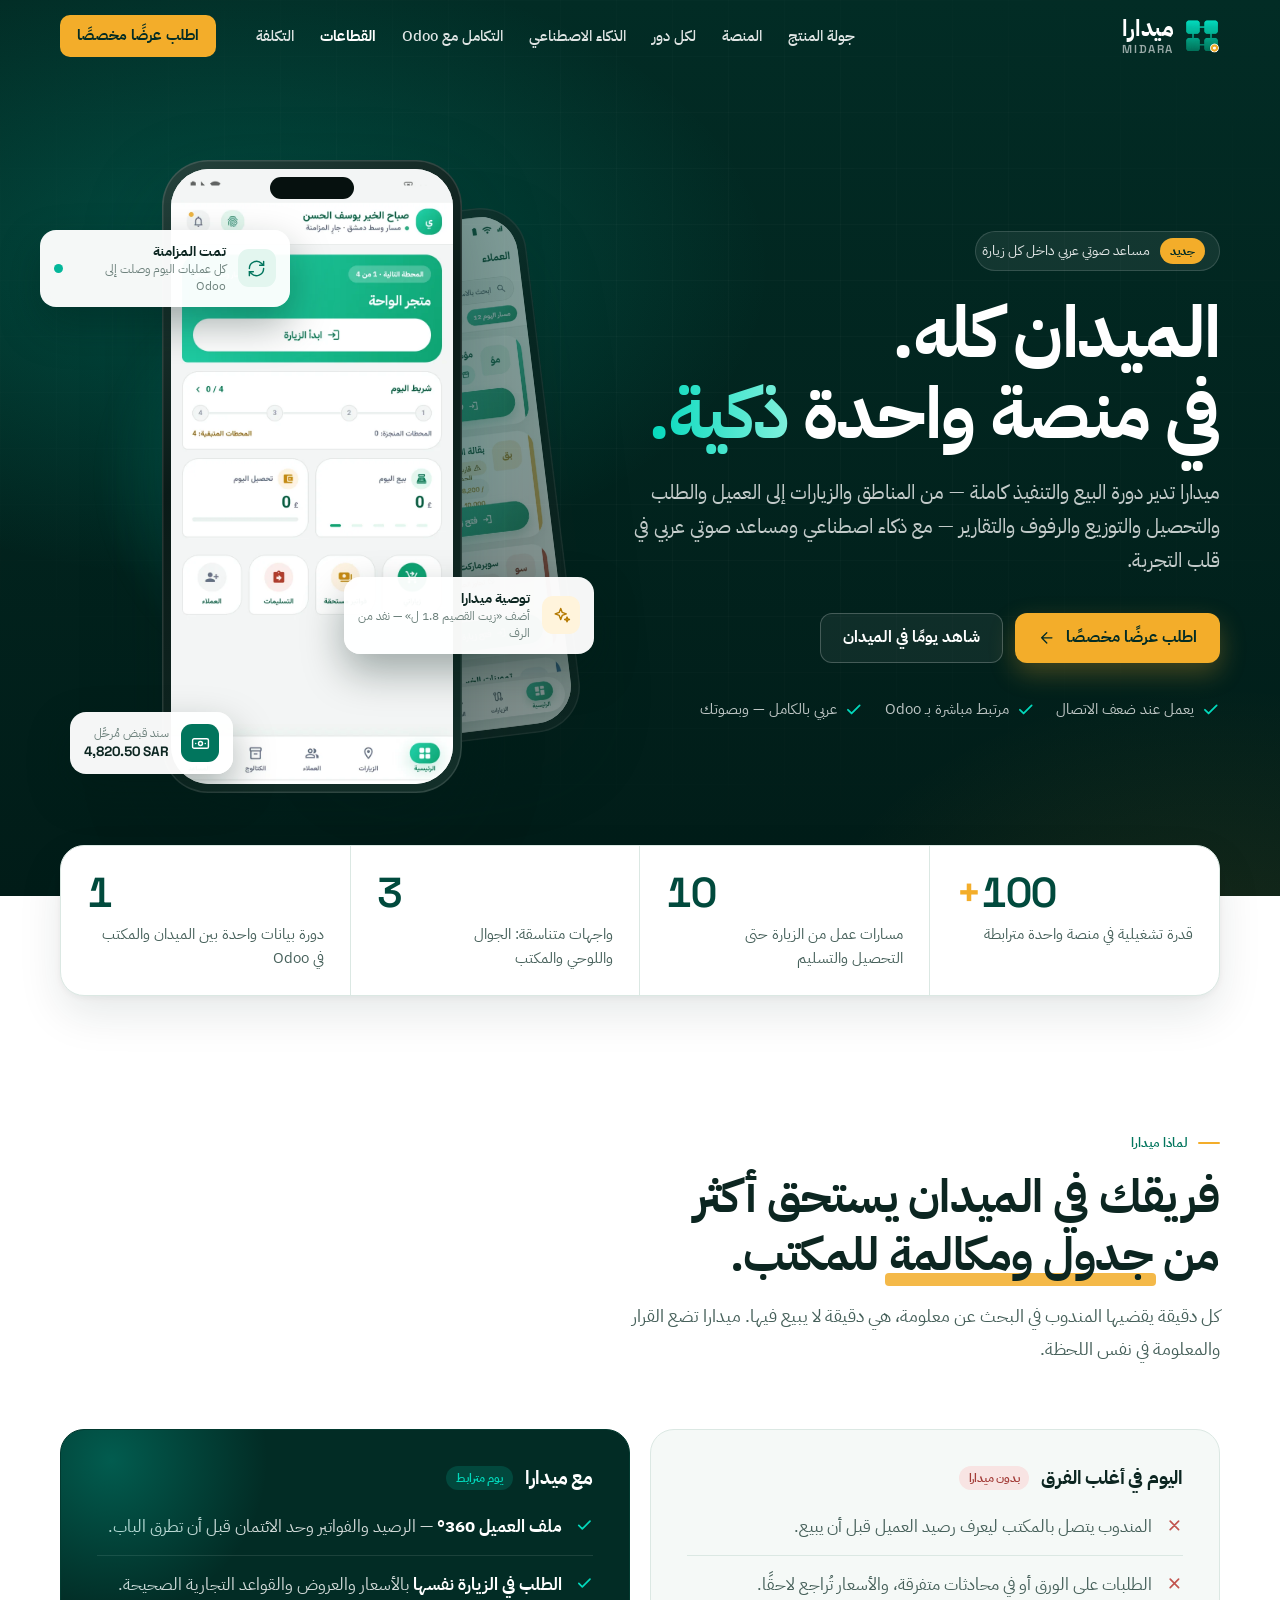
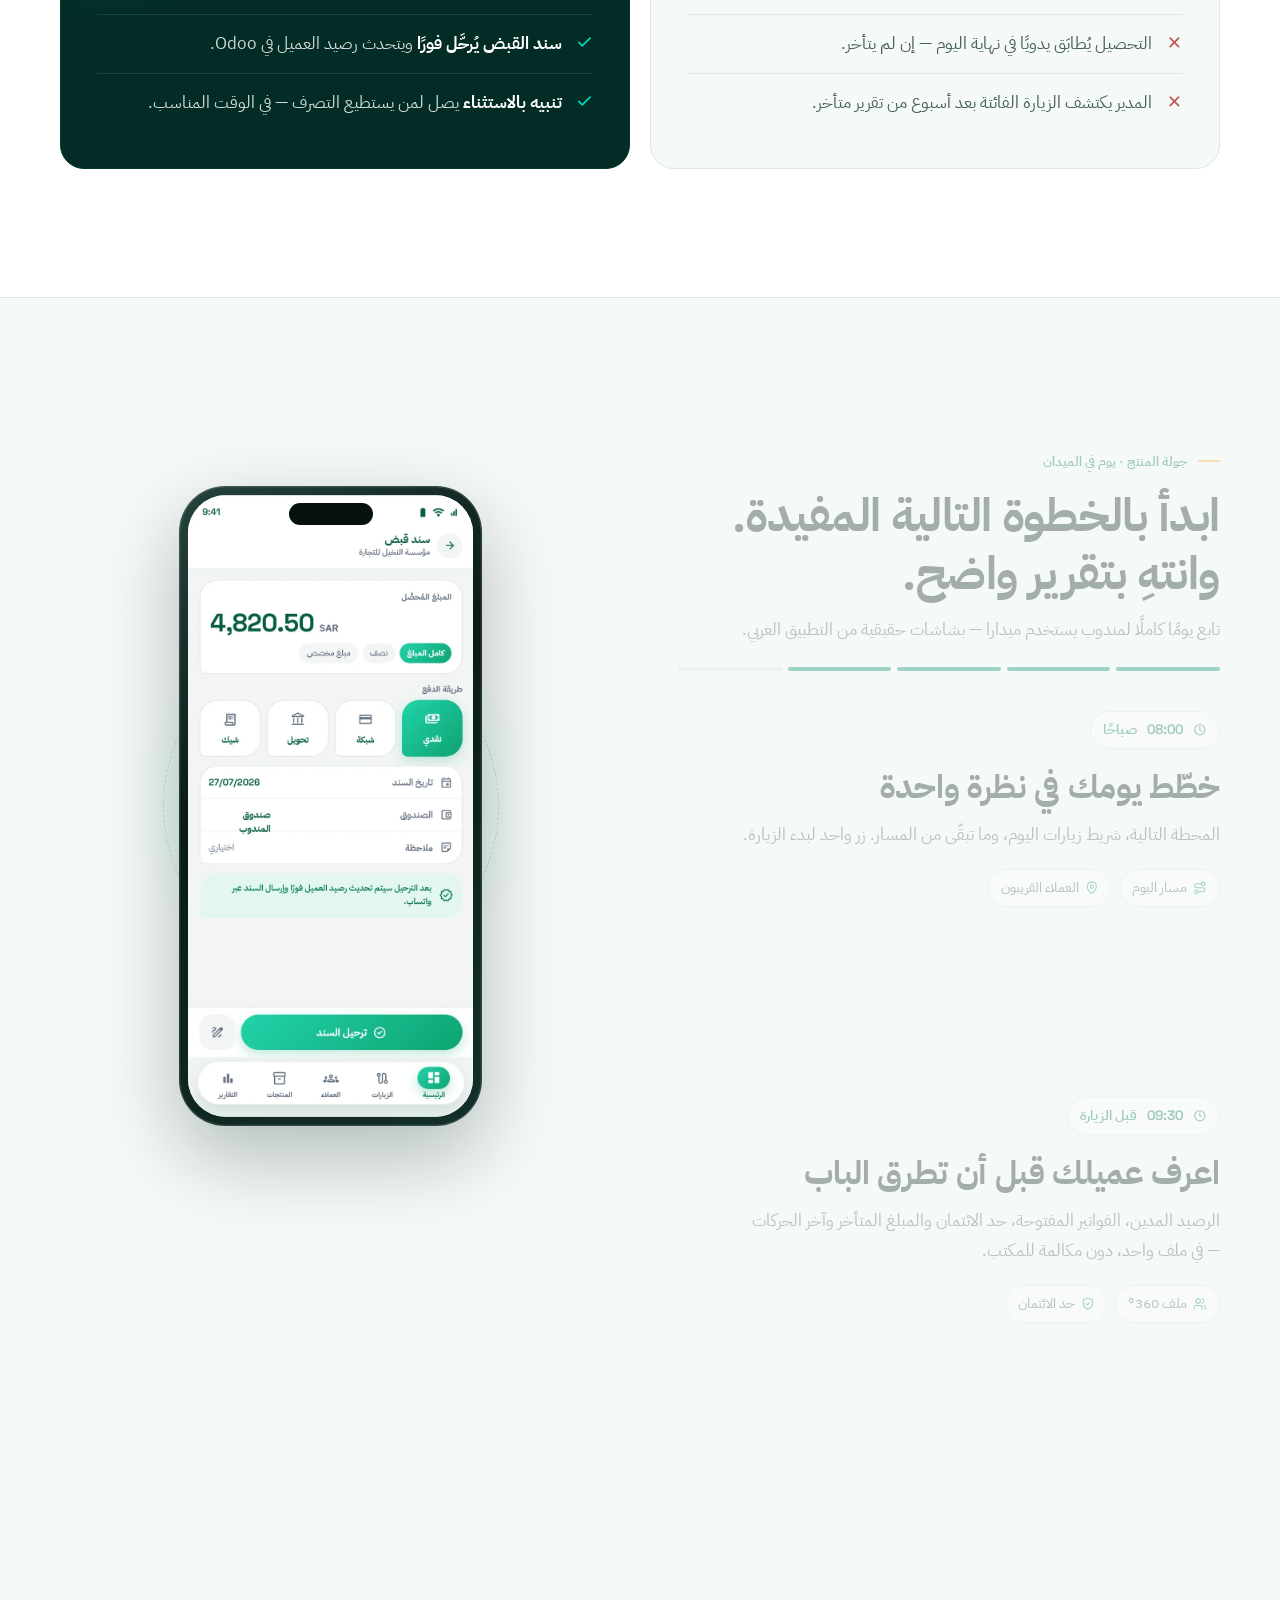
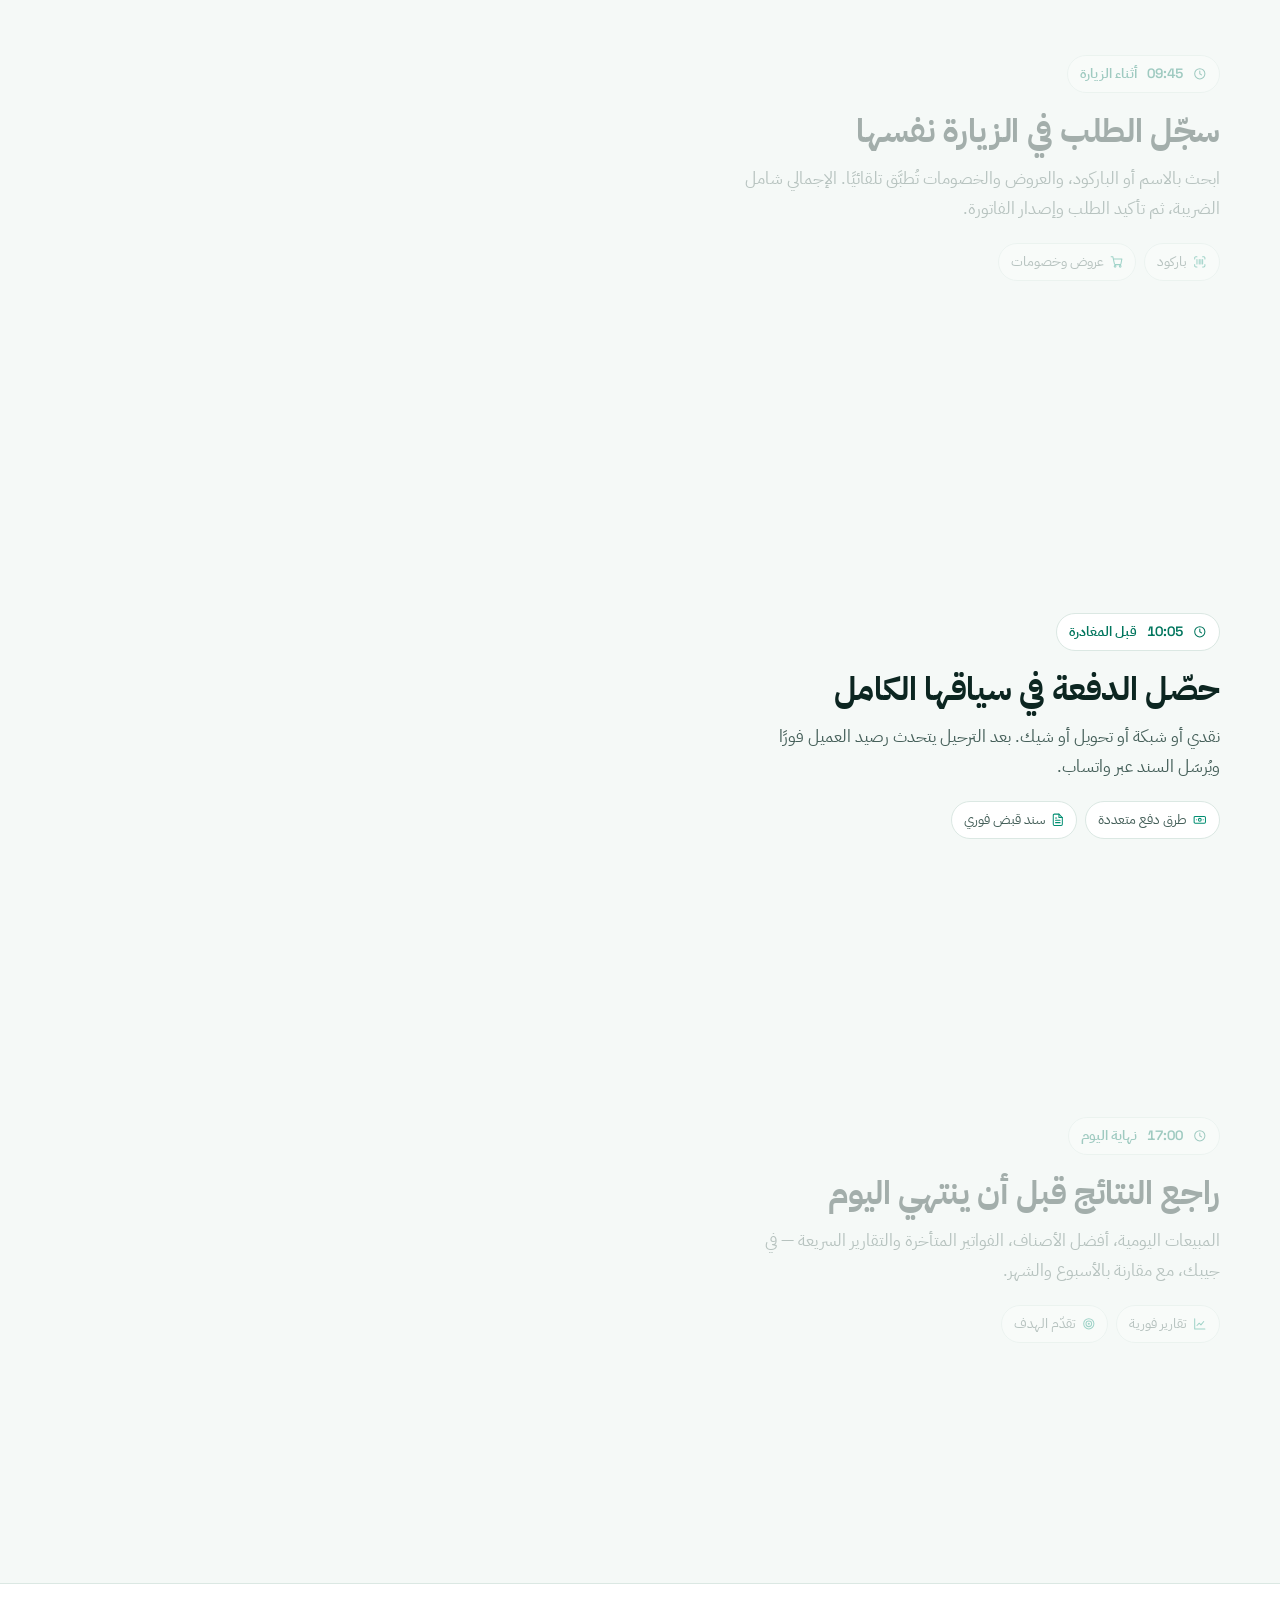
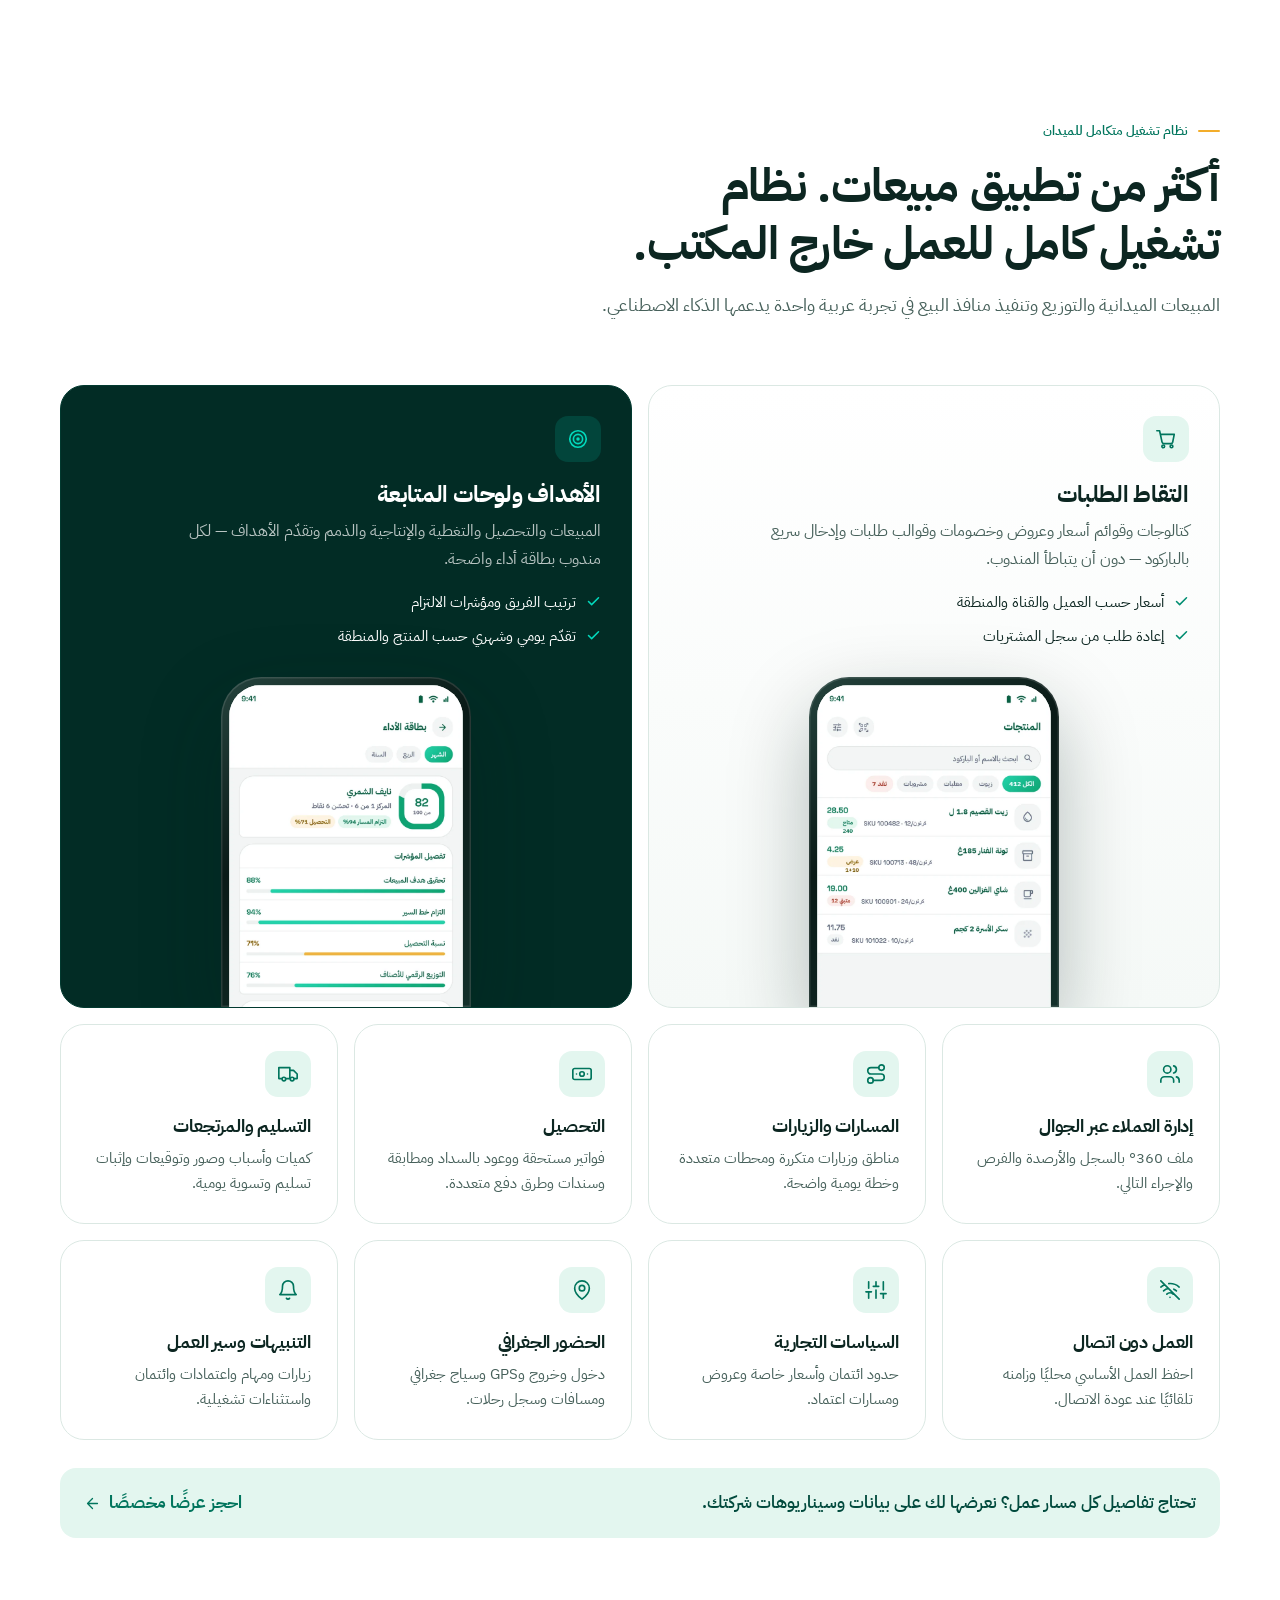
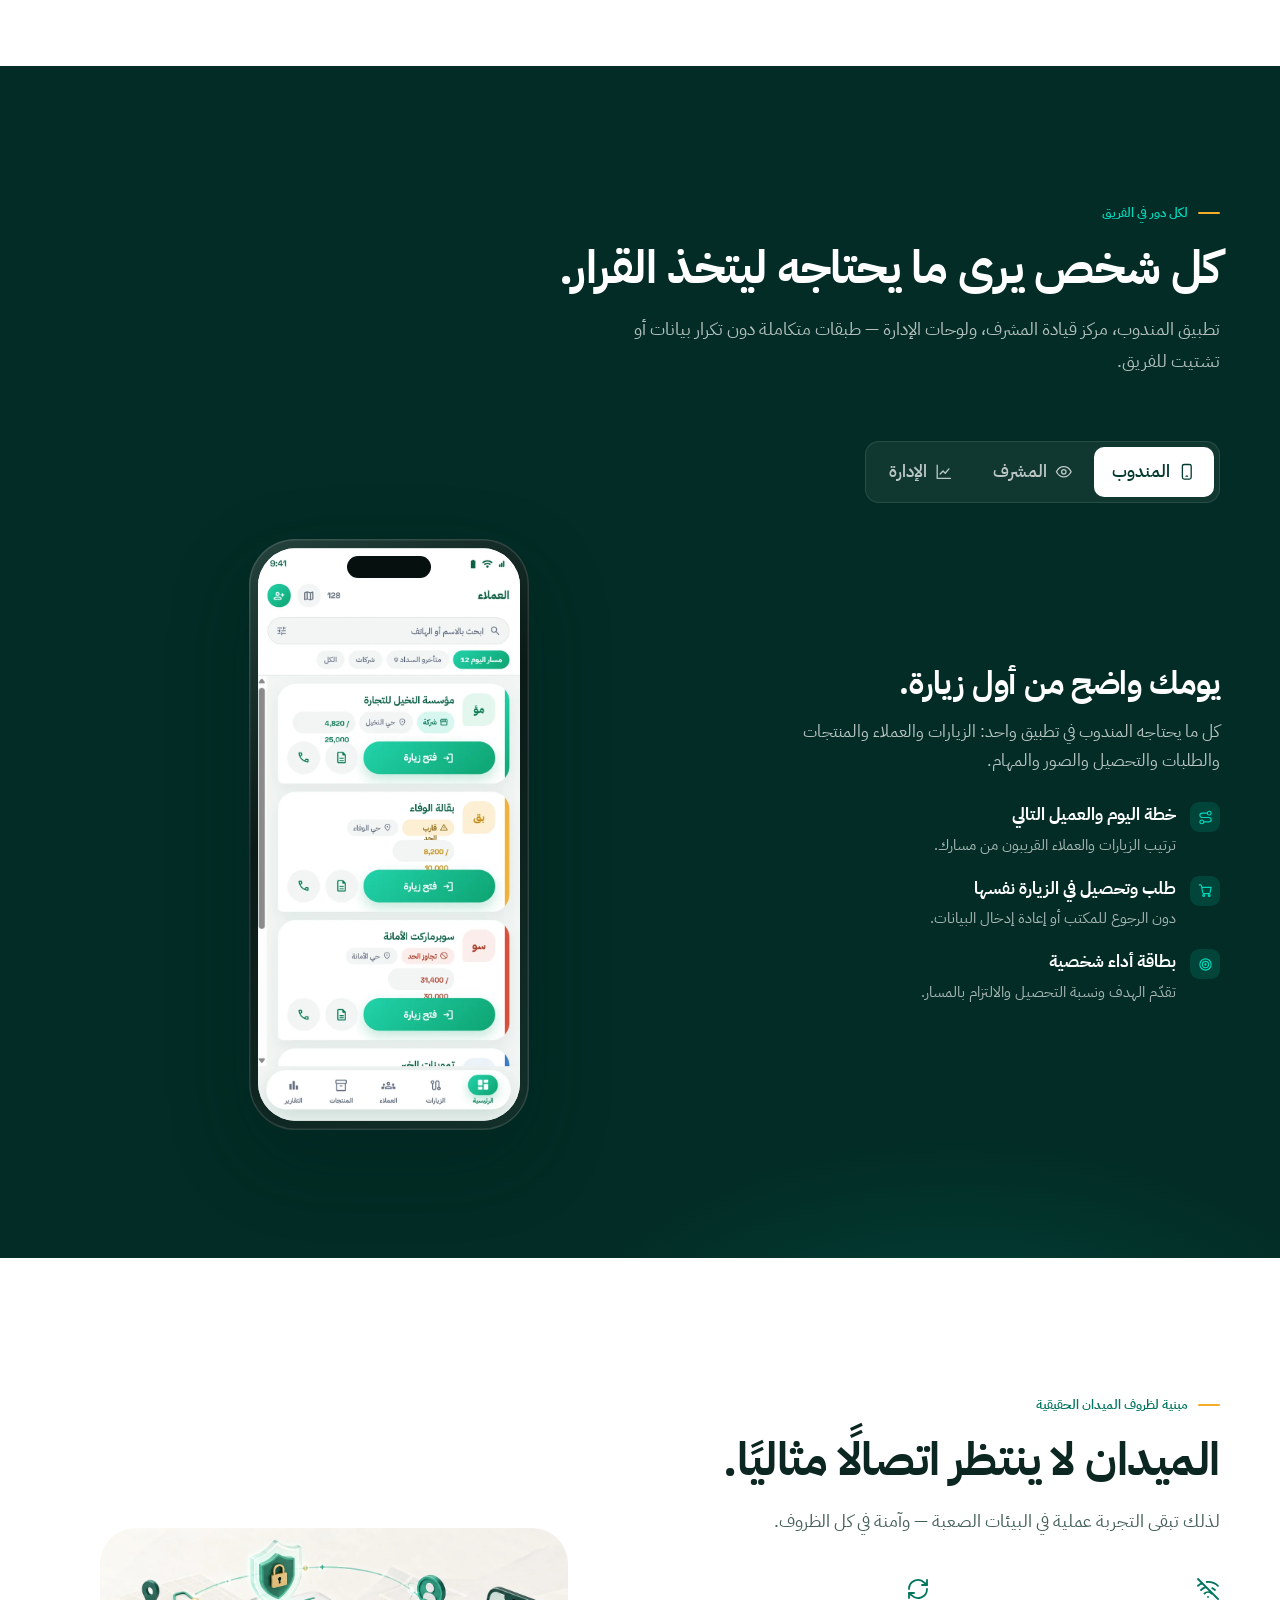
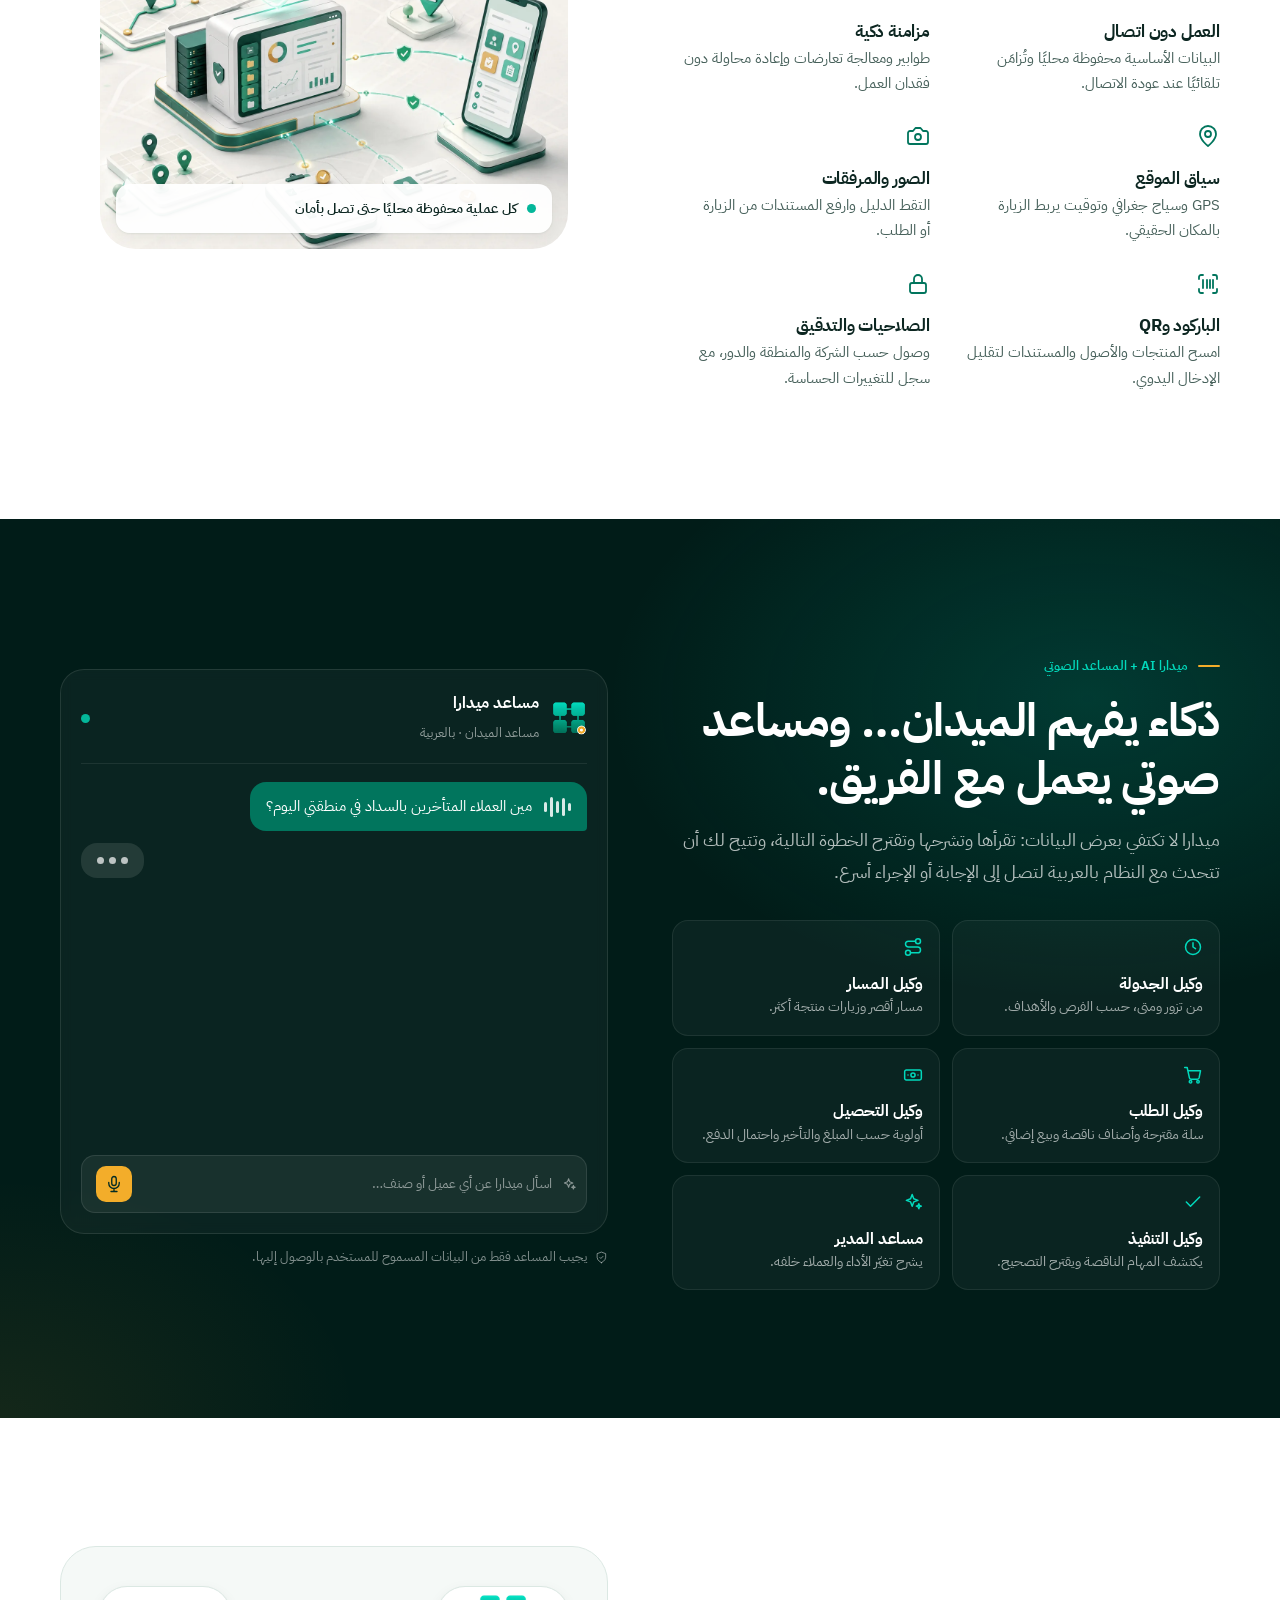
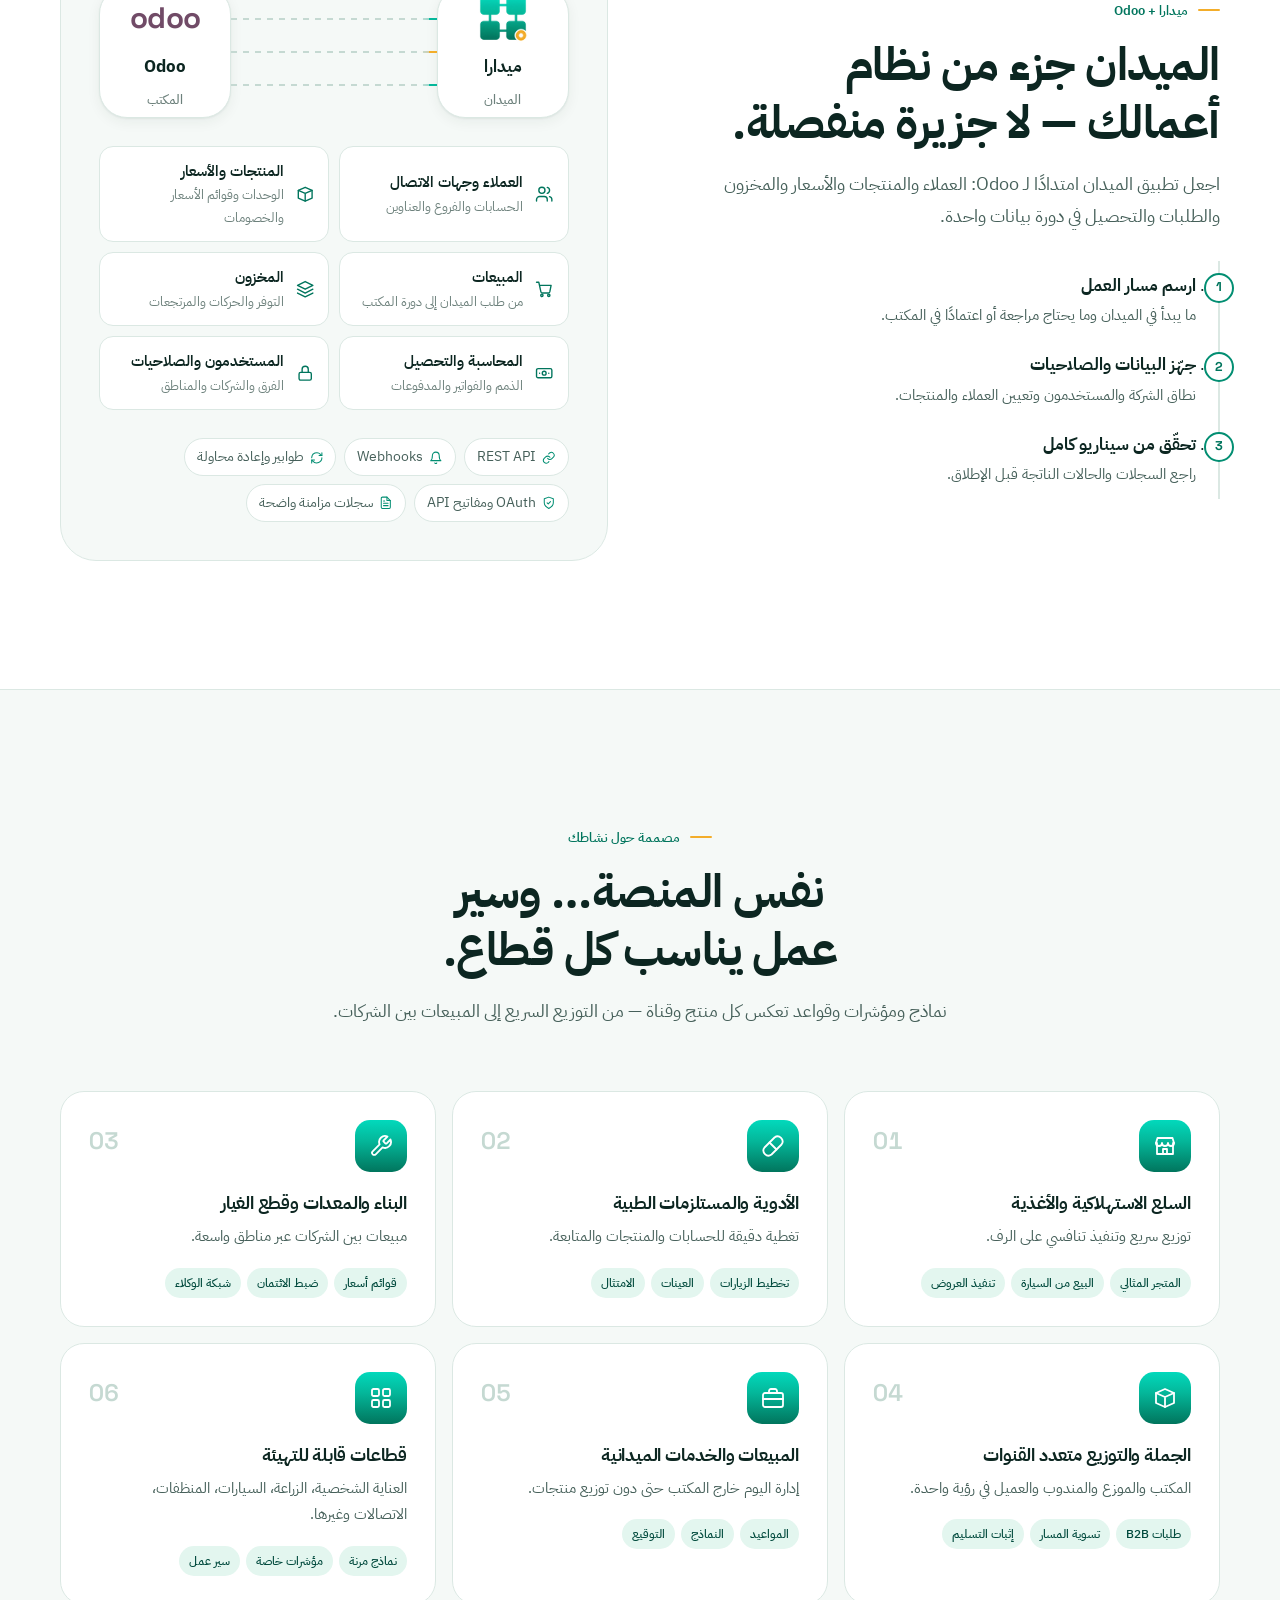
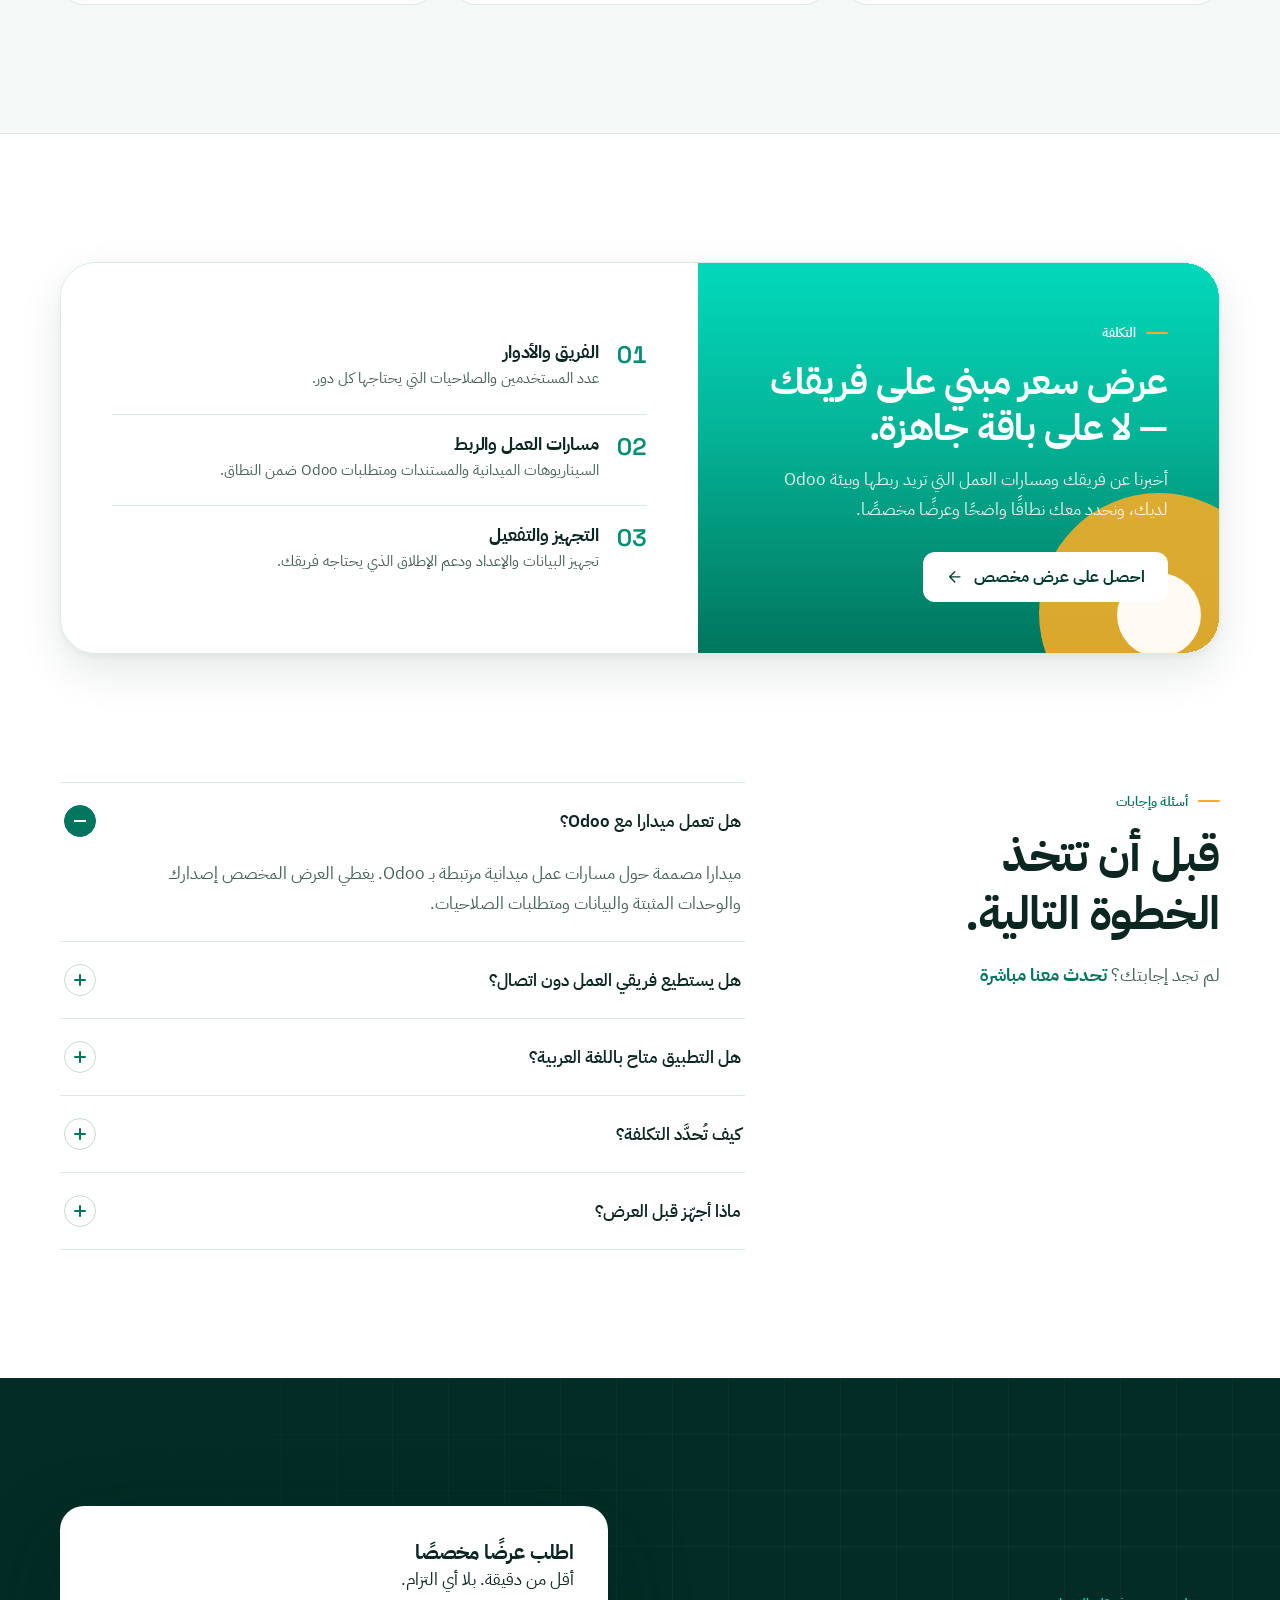
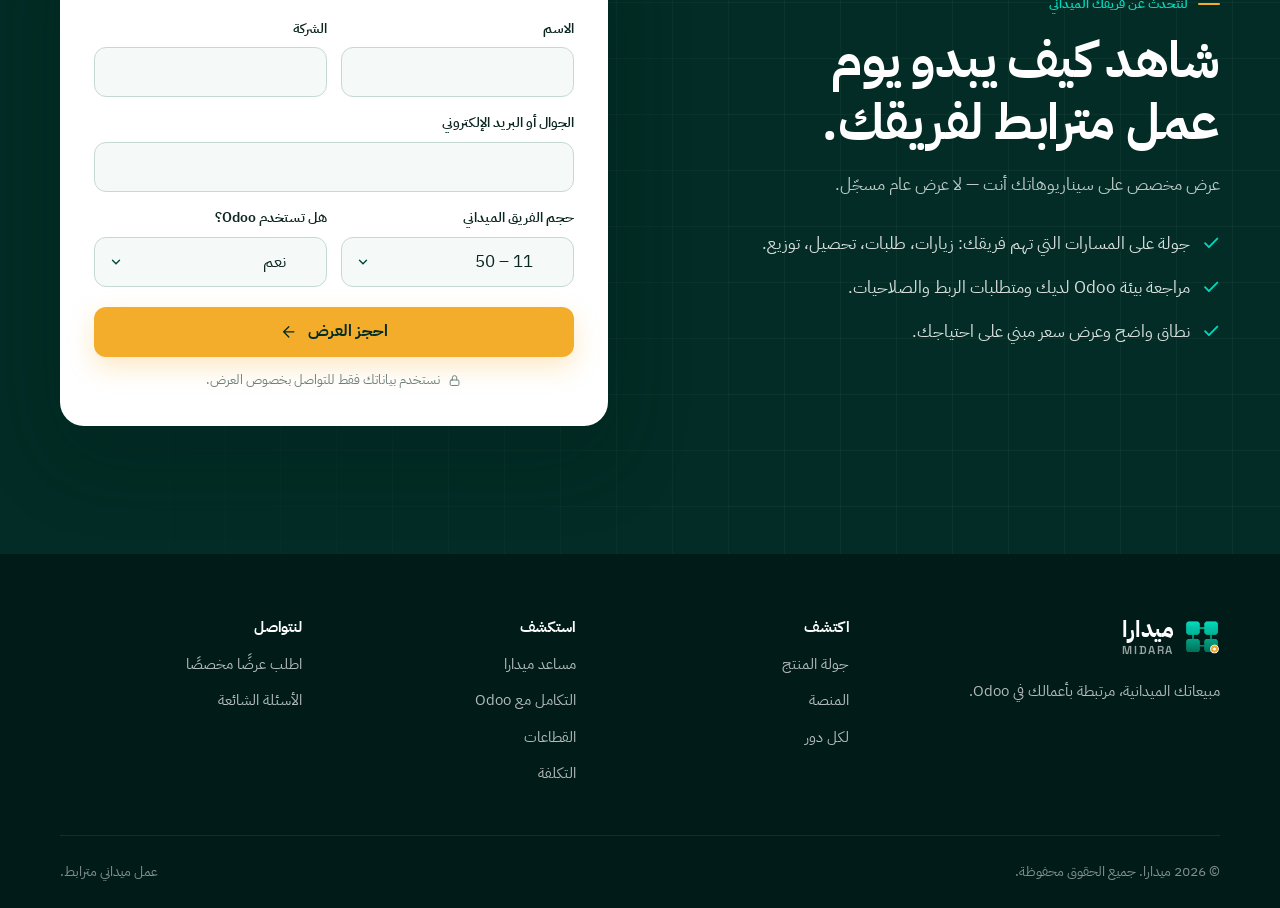
<file: meydara/site/index.html>
<!doctype html>
<html lang="ar" dir="rtl">
<head>
<meta charset="utf-8">
<meta name="viewport" content="width=device-width, initial-scale=1, viewport-fit=cover">
<title>ميدارا — منصة المبيعات الميدانية والتوزيع المرتبطة بـ Odoo</title>
<meta name="description" content="ميدارا منصة عربية واحدة لإدارة المبيعات الميدانية والتوزيع وتنفيذ منافذ البيع: الزيارات والعملاء والطلبات والتحصيل والتقارير، مع ذكاء اصطناعي ومساعد صوتي عربي وتكامل مباشر مع Odoo.">
<meta name="theme-color" content="#022c25">
<meta property="og:type" content="website">
<meta property="og:locale" content="ar_AR">
<meta property="og:title" content="ميدارا — الميدان كله في منصة واحدة ذكية">
<meta property="og:description" content="زيارات، طلبات، تحصيل، توزيع وتقارير في تجربة عربية واحدة مرتبطة بـ Odoo.">
<meta property="og:image" content="assets/img/icon-512.png">
<link rel="icon" type="image/png" sizes="32x32" href="assets/img/icon-32.png">
<link rel="icon" type="image/png" sizes="192x192" href="assets/img/icon-192.png">
<link rel="apple-touch-icon" href="assets/img/icon-192.png">
<link rel="preload" href="assets/fonts/IBMPlexSansArabic-Bold.woff2" as="font" type="font/woff2" crossorigin>
<link rel="preload" href="assets/fonts/IBMPlexSansArabic-Regular.woff2" as="font" type="font/woff2" crossorigin>
<link rel="preload" href="assets/img/home-overview.webp" as="image" type="image/webp">
<style>
/* ===== Fonts (self-hosted, from the Midara module) ===== */
@font-face{font-family:"Plex Arabic";src:url(assets/fonts/IBMPlexSansArabic-Regular.woff2) format("woff2");font-weight:400;font-display:swap}
@font-face{font-family:"Plex Arabic";src:url(assets/fonts/IBMPlexSansArabic-Medium.woff2) format("woff2");font-weight:500;font-display:swap}
@font-face{font-family:"Plex Arabic";src:url(assets/fonts/IBMPlexSansArabic-SemiBold.woff2) format("woff2");font-weight:600;font-display:swap}
@font-face{font-family:"Plex Arabic";src:url(assets/fonts/IBMPlexSansArabic-Bold.woff2) format("woff2");font-weight:700 800;font-display:swap}
@font-face{font-family:"Space Grotesk";src:url(assets/fonts/SpaceGrotesk-Variable.woff2) format("woff2");font-weight:300 700;font-display:swap}

/* ===== Tokens — sampled from the Midara mark ===== */
:root{
  --aqua:#02d9bc;
  --green-400:#04b79a;
  --green-500:#028e72;
  --green-600:#01755d;
  --green-700:#014a3d;
  --green-800:#023a30;
  --green-900:#022c25;
  --green-950:#011c18;
  --amber:#f3ad2a;
  --amber-soft:#fff4dc;
  --ink:#0c2621;
  --copy:#46605a;
  --muted:#6d817c;
  --line:#dbe8e3;
  --line-strong:#c5d9d2;
  --paper:#f5f9f7;
  --mint:#e3f6ef;
  --white:#fff;
  --danger:#d9534f;
  --brand-gradient:linear-gradient(180deg,var(--aqua) 0%,var(--green-400) 40%,var(--green-600) 100%);
  --r-sm:10px;--r-md:16px;--r-lg:24px;--r-xl:36px;
  --shadow-sm:0 1px 2px rgba(2,44,37,.06),0 4px 14px rgba(2,44,37,.06);
  --shadow-md:0 2px 6px rgba(2,44,37,.05),0 18px 44px rgba(2,44,37,.10);
  --shadow-lg:0 30px 80px rgba(1,28,24,.28);
  --ease:cubic-bezier(.2,.75,.25,1);
  --container:1240px;
  --gutter:clamp(16px,4vw,40px);
  --font:"Plex Arabic","Segoe UI",Tahoma,system-ui,sans-serif;
  --font-num:"Space Grotesk","Plex Arabic",system-ui,sans-serif;
  --header-h:72px;
}

/* ===== Base ===== */
*,*::before,*::after{box-sizing:border-box}
html{scroll-behavior:smooth;scroll-padding-top:calc(var(--header-h) + 16px);-webkit-text-size-adjust:100%}
body{margin:0;font-family:var(--font);font-size:17px;line-height:1.75;color:var(--ink);background:var(--white);-webkit-font-smoothing:antialiased;text-rendering:optimizeLegibility;overflow-x:hidden}
img{display:block;max-width:100%;height:auto}
a{color:inherit;text-decoration:none}
button,input,select{font:inherit;color:inherit}
h1,h2,h3,h4,p{margin:0}
h1,h2,h3{line-height:1.25;letter-spacing:-.01em;font-weight:700;text-wrap:balance}
p{text-wrap:pretty}
ul{margin:0;padding:0;list-style:none}
.num,.ltr{font-family:var(--font-num);direction:ltr;unicode-bidi:isolate;font-feature-settings:"tnum"}
:focus-visible{outline:3px solid var(--amber);outline-offset:3px;border-radius:6px}
.sr-only{position:absolute;width:1px;height:1px;overflow:hidden;clip:rect(0 0 0 0);white-space:nowrap}
.skip{position:absolute;inset-inline-start:16px;top:-60px;z-index:100;background:var(--amber);color:var(--green-900);padding:10px 16px;border-radius:10px;font-weight:700}
.skip:focus{top:12px}
.container{width:100%;max-width:var(--container);margin-inline:auto;padding-inline:var(--gutter)}
.icon{width:1em;height:1em;fill:none;stroke:currentColor;stroke-width:1.8;stroke-linecap:round;stroke-linejoin:round;flex:none}

/* ===== Type helpers ===== */
.eyebrow{display:inline-flex;align-items:center;gap:10px;font-size:.84rem;font-weight:600;color:var(--green-600);letter-spacing:0}
.eyebrow::before{content:"";width:22px;height:2px;border-radius:2px;background:var(--amber)}
.section-title{font-size:clamp(1.75rem,1.1rem + 2.4vw,2.9rem);margin-top:14px}
.section-lead{margin-top:16px;font-size:clamp(1rem,.95rem + .25vw,1.15rem);color:var(--copy);max-width:640px}
.section-head{max-width:760px;margin-bottom:clamp(36px,5vw,64px)}
.section-head.center{margin-inline:auto;text-align:center}
.section-head.center .section-lead{margin-inline:auto}
.section{padding-block:clamp(72px,10vw,128px)}
.hl{color:var(--green-500)}
.hl-amber{position:relative;isolation:isolate;white-space:nowrap}
.hl-amber::after{content:"";position:absolute;inset-inline:-4px;bottom:.08em;height:.28em;background:var(--amber);opacity:.85;border-radius:4px;z-index:-1;transform-origin:right;transform:scaleX(0);transition:transform 1s var(--ease) .4s}
.is-in .hl-amber::after,.hero .hl-amber::after{transform:scaleX(1)}

/* ===== Buttons ===== */
.btn{--bg:var(--green-600);--fg:#fff;display:inline-flex;align-items:center;justify-content:center;gap:10px;min-height:50px;padding:12px 22px;border-radius:12px;border:1px solid transparent;background:var(--bg);color:var(--fg);font-weight:700;font-size:1rem;line-height:1.2;cursor:pointer;transition:transform .25s var(--ease),box-shadow .25s var(--ease),background-color .2s,border-color .2s;white-space:nowrap}
.btn .icon{font-size:1.1em;transition:transform .25s var(--ease)}
.btn:hover .icon{transform:translateX(-4px)}
.btn-amber{--bg:var(--amber);--fg:var(--green-900);box-shadow:0 10px 26px rgba(243,173,42,.28)}
.btn-amber:hover{--bg:#ffc04a;transform:translateY(-1px);box-shadow:0 14px 32px rgba(243,173,42,.36)}
.btn-green:hover{--bg:var(--green-700);transform:translateY(-1px)}
.btn-ghost-light{--bg:rgba(255,255,255,.06);--fg:#fff;border-color:rgba(255,255,255,.22)}
.btn-ghost-light:hover{--bg:rgba(255,255,255,.12);border-color:rgba(255,255,255,.4)}
.btn-ghost{--bg:transparent;--fg:var(--green-700);border-color:var(--line-strong)}
.btn-ghost:hover{border-color:var(--green-500);--bg:var(--mint)}
.btn-sm{min-height:42px;padding:9px 16px;font-size:.92rem;border-radius:10px}
.link-arrow{display:inline-flex;align-items:center;gap:8px;font-weight:700;color:var(--green-600)}
.link-arrow .icon{transition:transform .25s var(--ease)}
.link-arrow:hover .icon{transform:translateX(-4px)}

/* ===== Header ===== */
.site-header{position:fixed;inset-inline:0;top:0;z-index:50;height:var(--header-h);display:flex;align-items:center;color:#fff;transition:background-color .35s,box-shadow .35s,color .35s,height .35s}
.site-header.is-solid{background:rgba(255,255,255,.92);color:var(--ink);box-shadow:0 1px 0 var(--line),0 10px 30px rgba(2,44,37,.06);backdrop-filter:saturate(160%) blur(14px);-webkit-backdrop-filter:saturate(160%) blur(14px);--header-h:64px}
.header-inner{display:flex;align-items:center;gap:28px;width:100%}
.brand{display:inline-flex;align-items:center;gap:10px;font-weight:700;font-size:1.45rem;letter-spacing:-.01em}
.brand img{width:36px;height:36px}
.brand .latin{font-family:var(--font-num);font-size:.72rem;font-weight:600;letter-spacing:.14em;opacity:.6;text-transform:uppercase;margin-top:4px}
.brand-text{display:flex;flex-direction:column;line-height:1}
.nav{display:flex;gap:2px;margin-inline-start:auto}
.nav a{padding:8px 12px;border-radius:9px;font-size:.95rem;font-weight:500;opacity:.88;transition:background-color .2s,opacity .2s}
.nav a:hover{opacity:1;background:rgba(255,255,255,.1)}
.is-solid .nav a:hover{background:var(--mint)}
.nav a[aria-current="true"]{opacity:1;font-weight:700}
.header-cta{display:flex;align-items:center;gap:10px}
.menu-btn{display:none;width:44px;height:44px;border-radius:12px;border:1px solid rgba(255,255,255,.25);background:transparent;align-items:center;justify-content:center;font-size:22px;cursor:pointer;color:inherit}
.is-solid .menu-btn{border-color:var(--line-strong)}
.site-header .btn-header{--bg:var(--amber);--fg:var(--green-900)}
.drawer{position:fixed;inset:0;z-index:60;display:none}
.drawer.open{display:block}
.drawer-backdrop{position:absolute;inset:0;background:rgba(1,28,24,.55);animation:fade .25s ease}
.drawer-panel{position:absolute;inset-block:10px;inset-inline-end:10px;width:min(360px,calc(100% - 20px));background:#fff;border-radius:24px;padding:18px;display:flex;flex-direction:column;gap:6px;box-shadow:var(--shadow-lg);animation:slide-in .35s var(--ease)}
.drawer-top{display:flex;justify-content:space-between;align-items:center;padding-bottom:12px;margin-bottom:6px;border-bottom:1px solid var(--line)}
.drawer-panel nav a{display:flex;justify-content:space-between;align-items:center;padding:14px 12px;border-radius:12px;font-weight:600;font-size:1.05rem}
.drawer-panel nav a:hover{background:var(--mint)}
.drawer-panel .btn{margin-top:auto}
.close-btn{width:44px;height:44px;border-radius:12px;border:1px solid var(--line);background:#fff;display:inline-flex;align-items:center;justify-content:center;font-size:22px;cursor:pointer}
@keyframes fade{from{opacity:0}}
@keyframes slide-in{from{opacity:0;transform:translateX(-24px)}}

/* ===== Hero ===== */
.hero{position:relative;isolation:isolate;overflow:hidden;color:#fff;background:var(--green-900);padding-top:calc(var(--header-h) + clamp(40px,7vw,88px));padding-bottom:clamp(64px,8vw,104px)}
.hero::before{content:"";position:absolute;inset:0;z-index:-2;background:
  radial-gradient(900px 520px at 18% 30%,rgba(2,217,188,.22),transparent 60%),
  radial-gradient(700px 500px at 95% 110%,rgba(243,173,42,.10),transparent 60%),
  linear-gradient(180deg,var(--green-900),var(--green-950))}
.hero::after{content:"";position:absolute;inset:0;z-index:-1;opacity:.5;background-image:linear-gradient(rgba(255,255,255,.045) 1px,transparent 1px),linear-gradient(90deg,rgba(255,255,255,.045) 1px,transparent 1px);background-size:56px 56px;mask-image:radial-gradient(ellipse 80% 70% at 50% 40%,#000 30%,transparent 80%);-webkit-mask-image:radial-gradient(ellipse 80% 70% at 50% 40%,#000 30%,transparent 80%)}
.hero-grid{display:grid;grid-template-columns:minmax(0,1.08fr) minmax(0,.92fr);gap:clamp(32px,5vw,72px);align-items:center}
.pill{display:inline-flex;align-items:center;gap:10px;padding:6px 14px 6px 6px;border-radius:999px;background:rgba(255,255,255,.07);border:1px solid rgba(255,255,255,.14);font-size:.86rem;color:rgba(255,255,255,.88)}
.pill b{background:var(--amber);color:var(--green-900);border-radius:999px;padding:2px 10px;font-size:.78rem}
.hero h1{font-size:clamp(2.3rem,1.3rem + 4.2vw,4.5rem);line-height:1.12;margin-top:22px;letter-spacing:-.02em}
.hero h1 .grad{background:linear-gradient(90deg,var(--aqua),#7ff0dc);-webkit-background-clip:text;background-clip:text;color:transparent}
.hero-lead{margin-top:22px;font-size:clamp(1.02rem,.95rem + .35vw,1.22rem);color:rgba(255,255,255,.76);max-width:600px}
.hero-actions{display:flex;flex-wrap:wrap;gap:12px;margin-top:34px}
.hero-checks{display:flex;flex-wrap:wrap;gap:10px 22px;margin-top:34px;font-size:.92rem;color:rgba(255,255,255,.75)}
.hero-checks li{display:inline-flex;align-items:center;gap:8px}
.hero-checks .icon{color:var(--aqua);font-size:1.1rem;stroke-width:2.4}

.hero-visual{position:relative;display:flex;justify-content:center;min-height:560px}
.phone{position:relative;width:min(300px,72vw);aspect-ratio:720/1520;padding:9px;border-radius:46px;background:linear-gradient(145deg,#25433d,#0a1a17 40%,#13302a);box-shadow:inset 0 0 0 1.5px rgba(255,255,255,.12),var(--shadow-lg)}
.phone::before{content:"";position:absolute;top:17px;left:50%;width:84px;height:22px;transform:translateX(-50%);background:#06110f;border-radius:20px;z-index:2}
.phone-screen{position:relative;width:100%;height:100%;border-radius:38px;overflow:hidden;background:#f3f7f6}
.phone-screen img{width:100%;height:100%;object-fit:cover;object-position:top center}
.hero .phone-main{z-index:2;animation:float 7s ease-in-out infinite}
.hero .phone-back{position:absolute;z-index:1;width:min(250px,58vw);top:56px;inset-inline-start:2%;transform:rotate(-7deg);opacity:.5;filter:saturate(.7)}
.glow-ring{position:absolute;z-index:0;width:460px;height:460px;top:50%;left:50%;transform:translate(-50%,-50%);border-radius:50%;background:radial-gradient(circle,rgba(2,217,188,.35),transparent 65%);filter:blur(10px)}
@keyframes float{0%,100%{transform:translateY(0)}50%{transform:translateY(-10px)}}

.float-card{position:absolute;z-index:3;display:flex;align-items:center;gap:12px;padding:12px 14px;border-radius:16px;background:rgba(255,255,255,.96);color:var(--ink);box-shadow:0 18px 40px rgba(1,28,24,.35);font-size:.85rem;line-height:1.4;max-width:250px;animation:float 8s ease-in-out infinite}
.float-card small{display:block;color:var(--muted);font-size:.76rem}
.float-card strong{font-weight:700}
.float-card .badge-ic{width:38px;height:38px;border-radius:11px;display:grid;place-items:center;font-size:19px;flex:none}
.fc-1{top:11%;inset-inline-end:-4%;animation-delay:-2s}
.fc-2{bottom:22%;inset-inline-start:-6%;animation-delay:-4s}
.fc-3{bottom:3%;inset-inline-end:2%;animation-delay:-6s}
.bg-mint{background:var(--mint);color:var(--green-600)}
.bg-amber{background:var(--amber-soft);color:#b47900}
.bg-green{background:var(--green-600);color:#fff}
.live-dot{width:9px;height:9px;border-radius:50%;background:var(--green-400);box-shadow:0 0 0 0 rgba(4,183,154,.5);animation:pulse 2s infinite;flex:none}
@keyframes pulse{70%{box-shadow:0 0 0 9px rgba(4,183,154,0)}100%{box-shadow:0 0 0 0 rgba(4,183,154,0)}}

/* ===== Facts strip ===== */
.facts{position:relative;z-index:2;margin-top:clamp(-56px,-4vw,-40px)}
.facts-grid{display:grid;grid-template-columns:repeat(4,1fr);background:#fff;border:1px solid var(--line);border-radius:var(--r-lg);box-shadow:var(--shadow-md);overflow:hidden}
.fact{padding:26px 26px 24px;border-inline-start:1px solid var(--line)}
.fact:first-child{border-inline-start:0}
.fact .num{display:block;font-size:clamp(2rem,1.5rem + 1.4vw,2.7rem);font-weight:600;line-height:1;color:var(--green-700);letter-spacing:-.02em}
.fact .num em{font-style:normal;color:var(--amber)}
.fact p{margin-top:10px;font-size:.92rem;color:var(--copy);line-height:1.6}
.fact .fact-ic{font-size:2.1rem;color:var(--green-600);margin-bottom:2px}

/* ===== Before / After ===== */
.compare{display:grid;grid-template-columns:1fr 1fr;gap:20px}
.compare-col{border-radius:var(--r-lg);padding:clamp(24px,3vw,36px);border:1px solid var(--line)}
.compare-col h3{display:flex;align-items:center;gap:12px;font-size:1.2rem;margin-bottom:22px}
.compare-col h3 .tag{font-size:.78rem;font-weight:600;padding:4px 10px;border-radius:999px}
.compare-col li{display:flex;gap:14px;align-items:flex-start;padding-block:14px;border-top:1px solid var(--line);color:var(--copy)}
.compare-col li:first-child{border-top:0;padding-top:0}
.compare-col li .icon{margin-top:5px;font-size:1.05rem;stroke-width:2.4}
.compare-before{background:var(--paper)}
.compare-before .tag{background:#f8e4e3;color:#a33c38}
.compare-before li .icon{color:#c2554f}
.compare-after{background:var(--green-900);color:#fff;border-color:var(--green-800);position:relative;overflow:hidden}
.compare-after::before{content:"";position:absolute;width:340px;height:340px;inset-inline-end:-120px;top:-140px;border-radius:50%;background:radial-gradient(circle,rgba(2,217,188,.28),transparent 65%)}
.compare-after .tag{background:rgba(2,217,188,.16);color:var(--aqua)}
.compare-after li{color:rgba(255,255,255,.82);border-color:rgba(255,255,255,.1)}
.compare-after li strong{color:#fff}
.compare-after li .icon{color:var(--aqua)}

/* ===== Day story (sticky scroll) ===== */
.day{background:var(--paper);border-block:1px solid var(--line)}
.day-grid{display:grid;grid-template-columns:minmax(0,1fr) minmax(0,1fr);gap:clamp(32px,6vw,96px)}
.day-steps{counter-reset:step}
.day-step{min-height:62vh;display:flex;flex-direction:column;justify-content:center;padding-block:24px;opacity:.35;transition:opacity .5s var(--ease)}
.day-step.is-active{opacity:1}
.day-step:first-child{min-height:46vh;justify-content:flex-start}
.day-step:last-child{min-height:50vh}
.day-time{display:inline-flex;align-items:center;gap:10px;align-self:flex-start;padding:6px 12px;border-radius:999px;background:#fff;border:1px solid var(--line);font-size:.85rem;font-weight:600;color:var(--green-600)}
.day-time .num{font-weight:600}
.day-step h3{font-size:clamp(1.45rem,1.1rem + 1.2vw,2.05rem);margin-top:18px}
.day-step p{margin-top:12px;color:var(--copy);font-size:1.06rem;max-width:480px}
.day-step .chips{display:flex;flex-wrap:wrap;gap:8px;margin-top:20px}
.chip{display:inline-flex;align-items:center;gap:6px;padding:6px 12px;border-radius:999px;background:#fff;border:1px solid var(--line);font-size:.85rem;color:var(--copy)}
.chip .icon{color:var(--green-500)}
.day-progress{display:flex;gap:6px;margin-top:22px}
.day-progress i{height:4px;flex:1;border-radius:4px;background:var(--line)}
.day-progress i.on{background:var(--green-500)}
.day-sticky{position:sticky;top:calc(var(--header-h) + 24px);height:calc(100vh - var(--header-h) - 48px);max-height:760px;display:flex;align-items:center;justify-content:center}
.day-stage{position:relative;width:100%;height:100%;display:flex;align-items:center;justify-content:center}
.day-stage::before{content:"";position:absolute;width:78%;aspect-ratio:1;border-radius:50%;background:radial-gradient(circle,rgba(2,217,188,.22),rgba(2,217,188,0) 68%)}
.day-stage::after{content:"";position:absolute;width:62%;aspect-ratio:1;border-radius:50%;border:1px dashed var(--line-strong);animation:spin 60s linear infinite}
@keyframes spin{to{transform:rotate(360deg)}}
.day-stage .phone{width:auto;height:min(92%,640px);z-index:1}
.day-stage .phone-screen img{position:absolute;inset:0;opacity:0;transform:scale(1.02);transition:opacity .55s var(--ease),transform .7s var(--ease)}
.day-stage .phone-screen img.on{opacity:1;transform:none}
.day-inline{display:none}

/* ===== Bento platform ===== */
.bento{display:grid;grid-template-columns:repeat(4,1fr);gap:16px}
.card{position:relative;overflow:hidden;border-radius:var(--r-lg);background:#fff;border:1px solid var(--line);padding:26px;transition:border-color .3s,box-shadow .35s var(--ease),transform .35s var(--ease)}
.card::before{content:"";position:absolute;inset:0;opacity:0;transition:opacity .3s;background:radial-gradient(380px circle at var(--mx,50%) var(--my,50%),rgba(2,217,188,.12),transparent 45%);pointer-events:none}
.card:hover{border-color:var(--line-strong);box-shadow:var(--shadow-md);transform:translateY(-3px)}
.card:hover::before{opacity:1}
.card .card-ic{width:46px;height:46px;border-radius:13px;display:grid;place-items:center;font-size:22px;background:var(--mint);color:var(--green-600);margin-bottom:18px}
.card h3{font-size:1.12rem}
.card p{margin-top:8px;color:var(--copy);font-size:.95rem;line-height:1.7}
.card-xl{grid-column:span 2;grid-row:span 2;display:flex;flex-direction:column;padding:30px 30px 0;background:linear-gradient(180deg,#fff 0%,var(--paper) 100%)}
.card-xl h3{font-size:1.45rem}
.card-xl p{font-size:1.02rem;max-width:420px}
.card-xl .card-media{margin-top:auto;padding-top:28px;display:flex;justify-content:center}
.card-xl .card-media .phone{width:min(250px,60%);aspect-ratio:auto;height:330px;border-radius:40px 40px 0 0;padding:8px 8px 0}
.card-xl .card-media .phone-screen{border-radius:32px 32px 0 0}
.card-xl .card-media .phone::before{display:none}
.card-xl.dark{background:var(--green-900);border-color:var(--green-800);color:#fff}
.card-xl.dark p{color:rgba(255,255,255,.72)}
.card-xl.dark .card-ic{background:rgba(2,217,188,.14);color:var(--aqua)}
.card-xl.dark::before{background:radial-gradient(380px circle at var(--mx,50%) var(--my,50%),rgba(2,217,188,.18),transparent 45%)}
.list-checks{display:grid;gap:8px;margin-top:16px}
.list-checks li{display:flex;gap:10px;align-items:center;font-size:.94rem}
.list-checks .icon{color:var(--green-500);stroke-width:2.4}
.dark .list-checks .icon{color:var(--aqua)}
.bento-foot{display:flex;justify-content:space-between;align-items:center;gap:16px;flex-wrap:wrap;margin-top:28px;padding:20px 24px;border-radius:var(--r-md);background:var(--mint)}
.bento-foot p{color:var(--green-700);font-weight:600}

/* ===== Roles tabs ===== */
.roles{background:var(--green-900);color:#fff;position:relative;overflow:hidden}
.roles::before{content:"";position:absolute;inset:auto -10% -40% auto;width:900px;height:600px;background:radial-gradient(closest-side,rgba(2,217,188,.16),transparent);pointer-events:none}
.roles .eyebrow{color:var(--aqua)}
.roles .section-lead{color:rgba(255,255,255,.7)}
.tabs{display:inline-flex;gap:4px;padding:5px;border-radius:14px;background:rgba(255,255,255,.06);border:1px solid rgba(255,255,255,.1);margin-bottom:36px;flex-wrap:wrap}
.tab{display:inline-flex;align-items:center;gap:8px;padding:10px 18px;border-radius:10px;border:0;background:transparent;color:rgba(255,255,255,.72);font-weight:600;cursor:pointer;transition:background-color .25s,color .25s}
.tab:hover{color:#fff}
.tab[aria-selected="true"]{background:#fff;color:var(--green-800)}
.tab .icon{font-size:1.1rem}
.tab-panel{display:grid;grid-template-columns:minmax(0,.8fr) minmax(0,1.2fr);gap:clamp(28px,5vw,64px);align-items:center}
.tab-panel[hidden]{display:none}
.tab-panel.entering{animation:panel-in .5s var(--ease)}
@keyframes panel-in{from{opacity:0;transform:translateY(12px)}}
.tab-panel h3{font-size:clamp(1.5rem,1.2rem + 1vw,2rem)}
.tab-panel > div > p{margin-top:14px;color:rgba(255,255,255,.72)}
.tab-panel ul{margin-top:24px;display:grid;gap:14px}
.tab-panel li{display:flex;gap:14px;align-items:flex-start}
.tab-panel li .bullet{width:30px;height:30px;border-radius:9px;display:grid;place-items:center;background:rgba(2,217,188,.14);color:var(--aqua);flex:none;font-size:15px;margin-top:2px}
.tab-panel li strong{display:block}
.tab-panel li span{color:rgba(255,255,255,.66);font-size:.94rem}
.browser{border-radius:16px;overflow:hidden;background:#fff;box-shadow:var(--shadow-lg);border:1px solid rgba(255,255,255,.12)}
.browser-bar{display:flex;align-items:center;gap:7px;height:34px;padding-inline:14px;background:#eef3f1;border-bottom:1px solid var(--line);direction:ltr}
.browser-bar i{width:10px;height:10px;border-radius:50%;background:#cfd9d5}
.browser-bar span{margin-inline:auto;font-family:var(--font-num);font-size:.72rem;color:var(--muted);background:#fff;padding:3px 14px;border-radius:6px;border:1px solid var(--line)}
.role-phone{display:flex;justify-content:center}
.role-phone .phone{width:min(280px,70vw)}

/* ===== Reliability ===== */
.reli-grid{display:grid;grid-template-columns:minmax(0,1fr) minmax(0,1fr);gap:clamp(32px,5vw,72px);align-items:center}
.reli-media{position:relative;border-radius:var(--r-xl);overflow:hidden;background:#eef4f1}
.reli-media img{width:100%;aspect-ratio:16/11;object-fit:cover}
.reli-media figcaption{position:absolute;inset-inline:16px;bottom:16px;display:flex;align-items:center;gap:10px;padding:12px 16px;border-radius:14px;background:rgba(255,255,255,.94);box-shadow:var(--shadow-sm);font-size:.9rem;font-weight:600}
.feature-list{display:grid;grid-template-columns:1fr 1fr;gap:28px 32px}
.feature-list li .fl-ic{font-size:24px;color:var(--green-600);margin-bottom:10px}
.feature-list h3{font-size:1.05rem}
.feature-list p{font-size:.93rem;color:var(--copy);margin-top:4px;line-height:1.7}

/* ===== AI ===== */
.ai{background:var(--green-950);color:#fff;position:relative;overflow:hidden}
.ai::before{content:"";position:absolute;inset:0;background:radial-gradient(800px 500px at 85% 20%,rgba(2,217,188,.16),transparent 60%),radial-gradient(600px 400px at 0% 100%,rgba(243,173,42,.08),transparent 60%);pointer-events:none}
.ai .eyebrow{color:var(--aqua)}
.ai .section-lead{color:rgba(255,255,255,.7)}
.ai-grid{position:relative;display:grid;grid-template-columns:minmax(0,1fr) minmax(0,1fr);gap:clamp(32px,5vw,72px);align-items:center}
.chat{border-radius:var(--r-lg);background:rgba(255,255,255,.04);border:1px solid rgba(255,255,255,.1);padding:20px;backdrop-filter:blur(6px)}
.chat-head{display:flex;align-items:center;gap:12px;padding-bottom:16px;border-bottom:1px solid rgba(255,255,255,.08)}
.chat-head img{width:36px;height:36px}
.chat-head strong{display:block;font-size:.98rem}
.chat-head small{color:rgba(255,255,255,.55);font-size:.8rem}
.chat-head .live-dot{margin-inline-start:auto}
.chat-body{display:flex;flex-direction:column;gap:12px;padding-block:18px;min-height:390px}
.msg{max-width:88%;padding:12px 16px;border-radius:16px;font-size:.95rem;line-height:1.65;opacity:0;transform:translateY(10px);transition:opacity .5s var(--ease),transform .5s var(--ease)}
.msg.show{opacity:1;transform:none}
.msg-user{align-self:flex-start;background:var(--green-600);border-end-start-radius:4px;display:flex;align-items:center;gap:12px}
.wave{display:flex;align-items:center;gap:3px;height:20px}
.wave i{width:3px;border-radius:3px;background:rgba(255,255,255,.85);animation:wave 1s ease-in-out infinite}
.wave i:nth-child(1){height:40%;animation-delay:-.2s}.wave i:nth-child(2){height:90%;animation-delay:-.4s}.wave i:nth-child(3){height:60%;animation-delay:-.6s}.wave i:nth-child(4){height:100%;animation-delay:-.1s}.wave i:nth-child(5){height:50%;animation-delay:-.3s}
@keyframes wave{50%{transform:scaleY(.4)}}
.msg-ai{align-self:flex-end;background:#fff;color:var(--ink);border-end-end-radius:4px;width:88%}
.msg-ai .rows{margin-top:10px;display:grid;gap:8px}
.msg-ai .row{display:flex;justify-content:space-between;align-items:center;gap:10px;padding:9px 12px;border-radius:10px;background:var(--paper);font-size:.88rem}
.msg-ai .row b{font-weight:600}
.msg-ai .row .num{color:var(--green-700);font-weight:600}
.msg-ai .row .warn{color:#b47900;font-size:.78rem;background:var(--amber-soft);padding:2px 8px;border-radius:999px;margin-inline-start:6px}
.msg-ai .actions{display:flex;gap:8px;margin-top:12px;flex-wrap:wrap}
.msg-ai .actions span{padding:7px 12px;border-radius:9px;font-size:.84rem;font-weight:600;background:var(--green-600);color:#fff}
.msg-ai .actions span.alt{background:var(--mint);color:var(--green-700)}
.typing{align-self:flex-end;display:flex;gap:5px;padding:14px 16px;border-radius:16px;background:rgba(255,255,255,.1);opacity:0;transition:opacity .3s}
.typing.show{opacity:1}
.typing i{width:7px;height:7px;border-radius:50%;background:rgba(255,255,255,.7);animation:blink 1.2s infinite}
.typing i:nth-child(2){animation-delay:.2s}.typing i:nth-child(3){animation-delay:.4s}
@keyframes blink{50%{opacity:.25}}
.chat-input{display:flex;align-items:center;gap:10px;padding:10px 10px 10px 14px;border-radius:14px;background:rgba(255,255,255,.06);border:1px solid rgba(255,255,255,.1);color:rgba(255,255,255,.5);font-size:.9rem}
.chat-input .mic{margin-inline-start:auto;width:36px;height:36px;border-radius:10px;display:grid;place-items:center;background:var(--amber);color:var(--green-900);font-size:18px}
.chat-note{margin-top:12px;font-size:.8rem;color:rgba(255,255,255,.5);display:flex;gap:8px;align-items:center}
.agents{display:grid;grid-template-columns:1fr 1fr;gap:12px;margin-top:32px}
.agent{padding:16px;border-radius:16px;background:rgba(255,255,255,.04);border:1px solid rgba(255,255,255,.08);transition:background-color .25s,border-color .25s}
.agent:hover{background:rgba(255,255,255,.07);border-color:rgba(2,217,188,.35)}
.agent .icon{font-size:20px;color:var(--aqua)}
.agent h3{font-size:.98rem;margin-top:8px}
.agent p{font-size:.86rem;color:rgba(255,255,255,.62);margin-top:2px;line-height:1.6}

/* ===== Odoo ===== */
.odoo-wrap{display:grid;grid-template-columns:minmax(0,1fr) minmax(0,1fr);gap:clamp(32px,5vw,72px);align-items:center}
.connector{position:relative;border-radius:var(--r-xl);padding:clamp(24px,3vw,40px);background:var(--paper);border:1px solid var(--line)}
.conn-row{display:grid;grid-template-columns:auto 1fr auto;align-items:center;gap:0}
.node{width:132px;height:132px;border-radius:28px;background:#fff;border:1px solid var(--line);box-shadow:var(--shadow-sm);display:flex;flex-direction:column;align-items:center;justify-content:center;gap:8px;font-weight:700}
.node img{width:52px;height:52px}
.node .odoo-word{font-family:var(--font-num);font-size:1.85rem;font-weight:700;color:#714b67;letter-spacing:-.02em;line-height:52px}
.node small{font-weight:500;color:var(--muted);font-size:.8rem}
.wires{position:relative;height:96px;display:flex;flex-direction:column;justify-content:space-between;padding-block:14px}
.wire{position:relative;height:2px;background:repeating-linear-gradient(90deg,var(--line-strong) 0 6px,transparent 6px 12px);overflow:hidden}
.wire i{position:absolute;top:-3px;width:8px;height:8px;border-radius:50%;background:var(--green-400);box-shadow:0 0 10px var(--aqua);animation:travel 2.8s linear infinite}
.wire.rev i{background:var(--amber);box-shadow:0 0 10px var(--amber);animation-name:travel-rev}
.wire:nth-child(2) i{animation-delay:-1s}.wire:nth-child(3) i{animation-delay:-2s}
@keyframes travel{from{left:-8px}to{left:100%}}
@keyframes travel-rev{from{left:100%}to{left:-8px}}
.records{display:grid;grid-template-columns:1fr 1fr;gap:10px;margin-top:28px}
.record{display:flex;align-items:center;gap:12px;padding:12px 14px;border-radius:14px;background:#fff;border:1px solid var(--line);font-size:.92rem;font-weight:600}
.record .icon{font-size:1.15rem;color:var(--green-600)}
.record small{display:block;font-weight:400;color:var(--muted);font-size:.8rem}
.tech-chips{display:flex;flex-wrap:wrap;gap:8px;margin-top:28px}
.steps-mini{margin-top:28px;display:grid;gap:0;border-inline-start:2px solid var(--line);padding-inline-start:22px}
.steps-mini li{position:relative;padding-block:10px}
.steps-mini li::before{content:attr(data-n);position:absolute;inset-inline-start:-38px;top:12px;width:30px;height:30px;border-radius:50%;display:grid;place-items:center;background:#fff;border:2px solid var(--green-500);color:var(--green-600);font-family:var(--font-num);font-size:.8rem;font-weight:700}
.steps-mini strong{display:block}
.steps-mini span{color:var(--copy);font-size:.94rem}

/* ===== Industries ===== */
.industries{background:var(--paper);border-block:1px solid var(--line)}
.ind-grid{display:grid;grid-template-columns:repeat(3,1fr);gap:16px}
.ind{position:relative;display:flex;flex-direction:column;padding:28px;border-radius:var(--r-lg);background:#fff;border:1px solid var(--line);transition:transform .35s var(--ease),box-shadow .35s var(--ease),border-color .3s}
.ind:hover{transform:translateY(-4px);box-shadow:var(--shadow-md);border-color:var(--line-strong)}
.ind-top{display:flex;justify-content:space-between;align-items:flex-start}
.ind .ind-ic{width:52px;height:52px;border-radius:15px;display:grid;place-items:center;font-size:24px;background:var(--brand-gradient);color:#fff}
.ind .ind-n{font-family:var(--font-num);font-weight:600;color:var(--line-strong);font-size:1.5rem}
.ind h3{font-size:1.15rem;margin-top:20px}
.ind p{margin-top:8px;color:var(--copy);font-size:.95rem}
.ind .tags{display:flex;flex-wrap:wrap;gap:6px;margin-top:18px}
.ind .tags span{font-size:.78rem;padding:4px 10px;border-radius:999px;background:var(--mint);color:var(--green-700);font-weight:500}

/* ===== Pricing ===== */
.price-box{display:grid;grid-template-columns:minmax(0,.9fr) minmax(0,1.1fr);gap:0;border-radius:var(--r-xl);overflow:hidden;border:1px solid var(--line);box-shadow:var(--shadow-md)}
.price-intro{padding:clamp(28px,4vw,52px);background:var(--brand-gradient);color:#fff;position:relative;overflow:hidden}
.price-intro::after{content:"";position:absolute;width:240px;height:240px;inset-inline-start:-60px;bottom:-80px;border-radius:50%;background:var(--amber);opacity:.9}
.price-intro::before{content:"";position:absolute;width:84px;height:84px;inset-inline-start:18px;bottom:-4px;border-radius:50%;background:#fff;z-index:1;opacity:.95}
.price-intro h2{font-size:clamp(1.6rem,1.2rem + 1.4vw,2.3rem);position:relative;z-index:2}
.price-intro p{margin-top:14px;color:rgba(255,255,255,.88);position:relative;z-index:2;max-width:400px}
.price-intro .btn{margin-top:28px;position:relative;z-index:2;--bg:#fff;--fg:var(--green-800)}
.price-steps{padding:clamp(28px,4vw,52px);background:#fff;display:grid;gap:4px;align-content:center}
.price-step{display:grid;grid-template-columns:auto 1fr;gap:18px;padding-block:18px;border-top:1px solid var(--line)}
.price-step:first-child{border-top:0}
.price-step .num{font-size:1.5rem;font-weight:600;color:var(--green-500);line-height:1.2}
.price-step h3{font-size:1.1rem}
.price-step p{color:var(--copy);font-size:.95rem;margin-top:2px}

/* ===== FAQ ===== */
.faq-grid{display:grid;grid-template-columns:minmax(0,.75fr) minmax(0,1.25fr);gap:clamp(28px,5vw,80px);align-items:start}
.faq-grid .section-head{position:sticky;top:calc(var(--header-h) + 32px);margin-bottom:0}
.faq details{border-bottom:1px solid var(--line)}
.faq details:first-child{border-top:1px solid var(--line)}
.faq summary{list-style:none;display:flex;justify-content:space-between;align-items:center;gap:16px;padding:22px 4px;font-weight:600;font-size:1.08rem;cursor:pointer}
.faq summary::-webkit-details-marker{display:none}
.faq summary .pm{position:relative;width:32px;height:32px;border-radius:50%;border:1px solid var(--line-strong);flex:none;transition:background-color .25s,border-color .25s,transform .35s var(--ease)}
.faq summary .pm::before,.faq summary .pm::after{content:"";position:absolute;top:50%;left:50%;width:12px;height:2px;background:var(--green-600);border-radius:2px;transform:translate(-50%,-50%)}
.faq summary .pm::after{transform:translate(-50%,-50%) rotate(90deg);transition:transform .3s var(--ease)}
.faq details[open] summary .pm{background:var(--green-600);border-color:var(--green-600)}
.faq details[open] summary .pm::before{background:#fff}
.faq details[open] summary .pm::after{transform:translate(-50%,-50%) rotate(0);background:#fff}
.faq summary:hover{color:var(--green-600)}
.faq .answer{padding:0 4px 22px;color:var(--copy);max-width:640px;animation:panel-in .4s var(--ease)}

/* ===== Final CTA + form ===== */
.final{background:var(--green-900);color:#fff;position:relative;overflow:hidden}
.final::before{content:"";position:absolute;inset:0;background-image:linear-gradient(rgba(255,255,255,.04) 1px,transparent 1px),linear-gradient(90deg,rgba(255,255,255,.04) 1px,transparent 1px);background-size:56px 56px;mask-image:linear-gradient(90deg,transparent,#000 60%);-webkit-mask-image:linear-gradient(90deg,transparent,#000 60%)}
.final-grid{position:relative;display:grid;grid-template-columns:minmax(0,1fr) minmax(0,1fr);gap:clamp(32px,5vw,72px);align-items:center}
.final .eyebrow{color:var(--aqua)}
.final h2{font-size:clamp(1.9rem,1.2rem + 2.6vw,3.1rem);margin-top:14px}
.final .lead{margin-top:16px;color:rgba(255,255,255,.74);max-width:520px}
.final-points{display:grid;gap:14px;margin-top:30px}
.final-points li{display:flex;gap:12px;align-items:flex-start;color:rgba(255,255,255,.85)}
.final-points .icon{color:var(--aqua);font-size:1.15rem;margin-top:5px;stroke-width:2.4}
.form{background:#fff;color:var(--ink);border-radius:var(--r-lg);padding:clamp(22px,3vw,34px);box-shadow:var(--shadow-lg)}
.form h3{font-size:1.25rem}
.form > p{color:var(--muted);font-size:.92rem;margin-top:4px}
.form-grid{display:grid;grid-template-columns:1fr 1fr;gap:14px;margin-top:22px}
.field{display:flex;flex-direction:column;gap:6px}
.field.full{grid-column:1/-1}
.field label{font-size:.88rem;font-weight:600}
.field input,.field select{height:50px;padding-inline:14px;border-radius:12px;border:1px solid var(--line-strong);background:var(--paper);transition:border-color .2s,box-shadow .2s,background-color .2s;width:100%}
.field select{appearance:none;background-image:url("data:image/svg+xml,%3Csvg xmlns='http://www.w3.org/2000/svg' width='14' height='14' viewBox='0 0 24 24' fill='none' stroke='%23014a3d' stroke-width='2.4' stroke-linecap='round'%3E%3Cpath d='m6 9 6 6 6-6'/%3E%3C/svg%3E");background-repeat:no-repeat;background-position:left 14px center;padding-inline-end:14px;padding-inline-start:40px}
.field input:focus,.field select:focus{outline:0;border-color:var(--green-500);background:#fff;box-shadow:0 0 0 4px rgba(4,183,154,.16)}
.field input[aria-invalid="true"]{border-color:var(--danger);box-shadow:0 0 0 4px rgba(217,83,79,.12)}
.form .btn{width:100%;margin-top:20px}
.form-note{display:flex;align-items:center;justify-content:center;gap:8px;margin-top:12px;font-size:.82rem;color:var(--muted)}
.form-success{display:none;text-align:center;padding-block:36px}
.form-success .ok{width:64px;height:64px;border-radius:50%;display:grid;place-items:center;margin:0 auto 18px;background:var(--mint);color:var(--green-600);font-size:30px}
.form.is-sent .form-body{display:none}
.form.is-sent .form-success{display:block;animation:panel-in .5s var(--ease)}

/* ===== Footer ===== */
.footer{background:var(--green-950);color:rgba(255,255,255,.7);padding-top:64px;font-size:.95rem}
.footer-grid{display:grid;grid-template-columns:1.4fr repeat(3,1fr);gap:32px;padding-bottom:48px;border-bottom:1px solid rgba(255,255,255,.08)}
.footer .brand{color:#fff}
.footer-about p{margin-top:14px;max-width:320px}
.footer h2{font-size:.95rem;color:#fff;margin-bottom:14px}
.footer ul{display:grid;gap:10px}
.footer a:hover{color:#fff}
.footer-bottom{display:flex;justify-content:space-between;gap:16px;flex-wrap:wrap;padding-block:24px;font-size:.86rem;color:rgba(255,255,255,.5)}

/* ===== Mobile sticky CTA ===== */
.mobile-cta{position:fixed;inset-inline:12px;bottom:12px;z-index:40;display:none;align-items:center;gap:12px;padding:10px 10px 10px 16px;border-radius:18px;background:rgba(2,44,37,.94);color:#fff;box-shadow:var(--shadow-lg);backdrop-filter:blur(12px);transform:translateY(140%);transition:transform .45s var(--ease)}
.mobile-cta.show{transform:none}
.mobile-cta img{width:30px;height:30px}
.mobile-cta span{font-size:.88rem;font-weight:600;line-height:1.3}
.mobile-cta .btn{margin-inline-start:auto}

/* ===== Reveal ===== */
.reveal{opacity:0;transform:translateY(22px);transition:opacity .8s var(--ease),transform .8s var(--ease)}
.reveal.is-in{opacity:1;transform:none}
.reveal-d1{transition-delay:.08s}.reveal-d2{transition-delay:.16s}.reveal-d3{transition-delay:.24s}
.no-js .reveal{opacity:1;transform:none}

/* ===== Responsive ===== */
@media (max-width:1100px){
  .nav{display:none}
  .menu-btn{display:inline-flex}
  .header-cta{margin-inline-start:auto}
  .bento{grid-template-columns:repeat(2,1fr)}
  .card-xl{grid-row:auto}
  .fc-1{inset-inline-end:0}.fc-2{inset-inline-start:0}
}
@media (max-width:900px){
  .hero-grid,.day-grid,.tab-panel,.reli-grid,.ai-grid,.odoo-wrap,.faq-grid,.final-grid,.price-box,.compare{grid-template-columns:1fr}
  .hero-visual{min-height:auto;margin-top:12px}
  .hero .phone-back{display:none}
  .facts-grid{grid-template-columns:1fr 1fr}
  .fact:nth-child(3){border-inline-start:0}
  .fact:nth-child(n+3){border-top:1px solid var(--line)}
  .day-sticky{display:none}
  .day-step,.day-step:first-child,.day-step:last-child{min-height:auto;opacity:1;padding-block:28px;border-top:1px solid var(--line)}
  .day-step:first-child{border-top:0}
  .day-inline{display:block;margin-top:24px}
  .day-inline .phone{width:min(260px,70vw);margin-inline:auto}
  .day-progress{display:none}
  .faq-grid .section-head{position:static}
  .header-cta .btn-header{display:none}
  .mobile-cta{display:flex}
  .footer{padding-bottom:90px}
  .footer-grid{grid-template-columns:1fr 1fr}
  .footer-about{grid-column:1/-1}
}
@media (max-width:620px){
  body{font-size:16px}
  .bento,.ind-grid,.feature-list,.records,.agents,.form-grid{grid-template-columns:1fr}
  .card-xl{grid-column:auto}
  .float-card{max-width:200px;font-size:.78rem;padding:10px 12px}
  .float-card .badge-ic{width:32px;height:32px;font-size:16px}
  .fc-1{top:6%;inset-inline-end:-2%}.fc-2{bottom:24%;inset-inline-start:-2%}.fc-3{display:none}
  .fact{padding:20px 18px}
  .node{width:96px;height:96px;border-radius:22px}
  .node img{width:40px;height:40px}.node .odoo-word{font-size:1.4rem;line-height:40px}
  .tabs{display:flex;width:100%}.tab{flex:1;justify-content:center;padding-inline:10px}
  .hero-actions .btn{flex:1 1 100%}
  .brand .latin{display:none}
}
@media (prefers-reduced-motion:reduce){
  html{scroll-behavior:auto}
  *,*::before,*::after{animation-duration:.01ms!important;animation-iteration-count:1!important;transition-duration:.01ms!important}
  .reveal{opacity:1;transform:none}
}
</style>
</head>
<body class="no-js">
<a class="skip" href="#main">تخطَّ إلى المحتوى</a>

<!-- ===== Icon sprite ===== -->
<svg width="0" height="0" style="position:absolute" aria-hidden="true">
  <symbol id="i-users" viewBox="0 0 24 24"><path d="M16 21v-2a4 4 0 0 0-4-4H6a4 4 0 0 0-4 4v2"/><circle cx="9" cy="7" r="4"/><path d="M22 21v-2a4 4 0 0 0-3-3.87M16 3.13a4 4 0 0 1 0 7.75"/></symbol>
  <symbol id="i-pin" viewBox="0 0 24 24"><path d="M20 10c0 6-8 12-8 12S4 16 4 10a8 8 0 0 1 16 0z"/><circle cx="12" cy="10" r="3"/></symbol>
  <symbol id="i-doc" viewBox="0 0 24 24"><path d="M14 2H6a2 2 0 0 0-2 2v16a2 2 0 0 0 2 2h12a2 2 0 0 0 2-2V8z"/><path d="M14 2v6h6M16 13H8M16 17H8M10 9H8"/></symbol>
  <symbol id="i-cash" viewBox="0 0 24 24"><rect x="2" y="6" width="20" height="12" rx="2"/><circle cx="12" cy="12" r="2.5"/><path d="M6 12h.01M18 12h.01"/></symbol>
  <symbol id="i-truck" viewBox="0 0 24 24"><path d="M10 17h4V5H2v12h3"/><path d="M14 8h4l4 4v5h-3"/><circle cx="7.5" cy="17.5" r="2"/><circle cx="16.5" cy="17.5" r="2"/></symbol>
  <symbol id="i-sync" viewBox="0 0 24 24"><path d="M21 12a9 9 0 0 1-15.5 6.2L3 16M3 12a9 9 0 0 1 15.5-6.2L21 8"/><path d="M21 3v5h-5M3 21v-5h5"/></symbol>
  <symbol id="i-sliders" viewBox="0 0 24 24"><path d="M4 21v-7M4 10V3M12 21v-9M12 8V3M20 21v-5M20 12V3M1 14h6M9 8h6M17 16h6"/></symbol>
  <symbol id="i-chart" viewBox="0 0 24 24"><path d="M3 3v18h18"/><path d="m7 15 4-4 3 3 5-6"/></symbol>
  <symbol id="i-target" viewBox="0 0 24 24"><circle cx="12" cy="12" r="9"/><circle cx="12" cy="12" r="5"/><circle cx="12" cy="12" r="1"/></symbol>
  <symbol id="i-bell" viewBox="0 0 24 24"><path d="M6 8a6 6 0 0 1 12 0c0 7 3 9 3 9H3s3-2 3-9"/><path d="M10.3 21a1.94 1.94 0 0 0 3.4 0"/></symbol>
  <symbol id="i-mic" viewBox="0 0 24 24"><rect x="9" y="2" width="6" height="12" rx="3"/><path d="M19 10v1a7 7 0 0 1-14 0v-1M12 18v4M8 22h8"/></symbol>
  <symbol id="i-spark" viewBox="0 0 24 24"><path d="M11 3l1.9 5.1L18 10l-5.1 1.9L11 17l-1.9-5.1L4 10l5.1-1.9z"/><path d="M19 14l.8 2.2L22 17l-2.2.8L19 20l-.8-2.2L16 17l2.2-.8z"/></symbol>
  <symbol id="i-shield" viewBox="0 0 24 24"><path d="M12 22s8-4 8-10V5l-8-3-8 3v7c0 6 8 10 8 10z"/><path d="m9 12 2 2 4-4"/></symbol>
  <symbol id="i-camera" viewBox="0 0 24 24"><path d="M14.5 4h-5L7 7H4a2 2 0 0 0-2 2v9a2 2 0 0 0 2 2h16a2 2 0 0 0 2-2V9a2 2 0 0 0-2-2h-3z"/><circle cx="12" cy="13" r="3"/></symbol>
  <symbol id="i-scan" viewBox="0 0 24 24"><path d="M3 7V5a2 2 0 0 1 2-2h2M17 3h2a2 2 0 0 1 2 2v2M21 17v2a2 2 0 0 1-2 2h-2M7 21H5a2 2 0 0 1-2-2v-2M7 8v8M11 8v8M14 8v8M17 8v8"/></symbol>
  <symbol id="i-wifi-off" viewBox="0 0 24 24"><path d="M2 2l20 20M8.5 16.5a5 5 0 0 1 7 0M5 13a10 10 0 0 1 5.2-2.8M19 13a10 10 0 0 0-2.8-1.9M2 8.8a15 15 0 0 1 4.2-2.6M22 8.8A15 15 0 0 0 10.7 5M12 20h.01"/></symbol>
  <symbol id="i-check" viewBox="0 0 24 24"><path d="M20 6 9 17l-5-5"/></symbol>
  <symbol id="i-x" viewBox="0 0 24 24"><path d="M18 6 6 18M6 6l12 12"/></symbol>
  <symbol id="i-arrow" viewBox="0 0 24 24"><path d="M19 12H5M12 19l-7-7 7-7"/></symbol>
  <symbol id="i-store" viewBox="0 0 24 24"><path d="M3 9l1.5-5h15L21 9M4 9v11h16V9"/><path d="M3 9a3 3 0 0 0 6 0 3 3 0 0 0 6 0 3 3 0 0 0 6 0M10 20v-5h4v5"/></symbol>
  <symbol id="i-pill" viewBox="0 0 24 24"><path d="M10.5 20.5a5 5 0 0 1-7-7l10-10a5 5 0 0 1 7 7z"/><path d="m8.5 8.5 7 7"/></symbol>
  <symbol id="i-wrench" viewBox="0 0 24 24"><path d="M14.7 6.3a1 1 0 0 0 0 1.4l1.6 1.6a1 1 0 0 0 1.4 0l3.8-3.8a6 6 0 0 1-7.9 7.9l-6.9 6.9a2.1 2.1 0 0 1-3-3l6.9-6.9a6 6 0 0 1 7.9-7.9z"/></symbol>
  <symbol id="i-boxes" viewBox="0 0 24 24"><path d="M3 7l9-4 9 4v10l-9 4-9-4z"/><path d="M3 7l9 4 9-4M12 11v10"/></symbol>
  <symbol id="i-briefcase" viewBox="0 0 24 24"><rect x="2" y="7" width="20" height="14" rx="2"/><path d="M16 7V5a2 2 0 0 0-2-2h-4a2 2 0 0 0-2 2v2M2 13h20"/></symbol>
  <symbol id="i-grid" viewBox="0 0 24 24"><rect x="3" y="3" width="7" height="7" rx="1.5"/><rect x="14" y="3" width="7" height="7" rx="1.5"/><rect x="3" y="14" width="7" height="7" rx="1.5"/><rect x="14" y="14" width="7" height="7" rx="1.5"/></symbol>
  <symbol id="i-lock" viewBox="0 0 24 24"><rect x="4" y="11" width="16" height="10" rx="2"/><path d="M8 11V7a4 4 0 0 1 8 0v4"/></symbol>
  <symbol id="i-route" viewBox="0 0 24 24"><circle cx="6" cy="19" r="3"/><circle cx="18" cy="5" r="3"/><path d="M9 19h8.5a3.5 3.5 0 0 0 0-7h-11a3.5 3.5 0 0 1 0-7H15"/></symbol>
  <symbol id="i-menu" viewBox="0 0 24 24"><path d="M4 7h16M4 12h16M4 17h16"/></symbol>
  <symbol id="i-clock" viewBox="0 0 24 24"><circle cx="12" cy="12" r="9"/><path d="M12 7v5l3 2"/></symbol>
  <symbol id="i-device" viewBox="0 0 24 24"><rect x="6" y="2" width="12" height="20" rx="2.5"/><path d="M11 18h2"/></symbol>
  <symbol id="i-layers" viewBox="0 0 24 24"><path d="m12 2 10 5-10 5L2 7z"/><path d="m2 17 10 5 10-5M2 12l10 5 10-5"/></symbol>
  <symbol id="i-cart" viewBox="0 0 24 24"><circle cx="9" cy="20" r="1.5"/><circle cx="18" cy="20" r="1.5"/><path d="M2 3h3l2.7 12.4a2 2 0 0 0 2 1.6h7.6a2 2 0 0 0 2-1.5L21 7H6"/></symbol>
  <symbol id="i-link" viewBox="0 0 24 24"><path d="M10 13a5 5 0 0 0 7.5.5l3-3a5 5 0 0 0-7-7l-1.7 1.7"/><path d="M14 11a5 5 0 0 0-7.5-.5l-3 3a5 5 0 0 0 7 7l1.7-1.7"/></symbol>
  <symbol id="i-eye" viewBox="0 0 24 24"><path d="M2 12s3.5-7 10-7 10 7 10 7-3.5 7-10 7S2 12 2 12z"/><circle cx="12" cy="12" r="3"/></symbol>
</svg>

<!-- ===== Header ===== -->
<header class="site-header" id="header">
  <div class="container header-inner">
    <a href="#top" class="brand" aria-label="ميدارا — الصفحة الرئيسية">
      <img src="assets/img/icon-64.png" width="36" height="36" alt="">
      <span class="brand-text"><span>ميدارا</span><span class="latin">Midara</span></span>
    </a>
    <nav class="nav" aria-label="التنقل الرئيسي">
      <a href="#day">جولة المنتج</a>
      <a href="#platform">المنصة</a>
      <a href="#roles">لكل دور</a>
      <a href="#ai">الذكاء الاصطناعي</a>
      <a href="#odoo">التكامل مع Odoo</a>
      <a href="#industries">القطاعات</a>
      <a href="#pricing">التكلفة</a>
    </nav>
    <div class="header-cta">
      <a href="#contact" class="btn btn-sm btn-header">اطلب عرضًا مخصصًا</a>
      <button class="menu-btn" type="button" aria-label="فتح القائمة" aria-expanded="false" aria-controls="drawer"><svg class="icon"><use href="#i-menu"/></svg></button>
    </div>
  </div>
</header>

<div class="drawer" id="drawer" role="dialog" aria-modal="true" aria-label="القائمة">
  <div class="drawer-backdrop" data-close></div>
  <div class="drawer-panel">
    <div class="drawer-top">
      <span class="brand"><img src="assets/img/icon-64.png" width="36" height="36" alt=""><span>ميدارا</span></span>
      <button class="close-btn" type="button" aria-label="إغلاق القائمة" data-close><svg class="icon"><use href="#i-x"/></svg></button>
    </div>
    <nav aria-label="قائمة الجوال">
      <a href="#day">جولة المنتج <svg class="icon"><use href="#i-arrow"/></svg></a>
      <a href="#platform">المنصة <svg class="icon"><use href="#i-arrow"/></svg></a>
      <a href="#roles">لكل دور <svg class="icon"><use href="#i-arrow"/></svg></a>
      <a href="#ai">الذكاء الاصطناعي <svg class="icon"><use href="#i-arrow"/></svg></a>
      <a href="#odoo">التكامل مع Odoo <svg class="icon"><use href="#i-arrow"/></svg></a>
      <a href="#industries">القطاعات <svg class="icon"><use href="#i-arrow"/></svg></a>
      <a href="#pricing">التكلفة <svg class="icon"><use href="#i-arrow"/></svg></a>
      <a href="#faq">الأسئلة الشائعة <svg class="icon"><use href="#i-arrow"/></svg></a>
    </nav>
    <a href="#contact" class="btn btn-amber">اطلب عرضًا مخصصًا <svg class="icon"><use href="#i-arrow"/></svg></a>
  </div>
</div>

<main id="main">
<!-- ===== Hero ===== -->
<section class="hero" id="top" aria-labelledby="hero-title">
  <div class="container hero-grid">
    <div>
      <span class="pill"><b>جديد</b> مساعد صوتي عربي داخل كل زيارة</span>
      <h1 id="hero-title">الميدان كله.<br>في منصة واحدة <span class="grad">ذكية.</span></h1>
      <p class="hero-lead">ميدارا تدير دورة البيع والتنفيذ كاملة — من المناطق والزيارات إلى العميل والطلب والتحصيل والتوزيع والرفوف والتقارير — مع ذكاء اصطناعي ومساعد صوتي عربي في قلب التجربة.</p>
      <div class="hero-actions">
        <a href="#contact" class="btn btn-amber">اطلب عرضًا مخصصًا <svg class="icon"><use href="#i-arrow"/></svg></a>
        <a href="#day" class="btn btn-ghost-light">شاهد يومًا في الميدان</a>
      </div>
      <ul class="hero-checks">
        <li><svg class="icon"><use href="#i-check"/></svg>يعمل عند ضعف الاتصال</li>
        <li><svg class="icon"><use href="#i-check"/></svg>مرتبط مباشرة بـ Odoo</li>
        <li><svg class="icon"><use href="#i-check"/></svg>عربي بالكامل — وبصوتك</li>
      </ul>
    </div>
    <div class="hero-visual" aria-label="واجهة تطبيق ميدارا">
      <div class="glow-ring"></div>
      <div class="phone phone-back" aria-hidden="true"><div class="phone-screen"><img src="assets/img/customers.webp" alt="" width="720" height="1558"></div></div>
      <div class="phone phone-main"><div class="phone-screen"><img src="assets/img/home-overview.webp" width="720" height="1600" alt="الشاشة الرئيسية في تطبيق ميدارا: المحطة التالية في مسار اليوم وشريط الزيارات" fetchpriority="high"></div></div>
      <div class="float-card fc-1"><span class="badge-ic bg-mint"><svg class="icon"><use href="#i-sync"/></svg></span><div><strong>تمت المزامنة</strong><small>كل عمليات اليوم وصلت إلى Odoo</small></div><span class="live-dot"></span></div>
      <div class="float-card fc-2"><span class="badge-ic bg-amber"><svg class="icon"><use href="#i-spark"/></svg></span><div><strong>توصية ميدارا</strong><small>أضف «زيت القصيم 1.8 ل» — نفد من الرف</small></div></div>
      <div class="float-card fc-3"><span class="badge-ic bg-green"><svg class="icon"><use href="#i-cash"/></svg></span><div><small>سند قبض مُرحَّل</small><strong class="num">4,820.50 SAR</strong></div></div>
    </div>
  </div>
</section>

<!-- ===== Facts ===== -->
<section class="facts" aria-label="ميدارا بالأرقام">
  <div class="container">
    <div class="facts-grid reveal">
      <div class="fact"><span class="num"><em>+</em><span data-count="100">100</span></span><p>قدرة تشغيلية في منصة واحدة مترابطة</p></div>
      <div class="fact"><span class="num" data-count="10">10</span><p>مسارات عمل من الزيارة حتى التحصيل والتسليم</p></div>
      <div class="fact"><span class="num" data-count="3">3</span><p>واجهات متناسقة: الجوال واللوحي والمكتب</p></div>
      <div class="fact"><span class="num">1</span><p>دورة بيانات واحدة بين الميدان والمكتب في Odoo</p></div>
    </div>
  </div>
</section>

<!-- ===== Before / After ===== -->
<section class="section" aria-labelledby="pain-title">
  <div class="container">
    <div class="section-head reveal">
      <span class="eyebrow">لماذا ميدارا</span>
      <h2 class="section-title" id="pain-title">فريقك في الميدان يستحق أكثر من <span class="hl-amber">جدول ومكالمة</span> للمكتب.</h2>
      <p class="section-lead">كل دقيقة يقضيها المندوب في البحث عن معلومة، هي دقيقة لا يبيع فيها. ميدارا تضع القرار والمعلومة في نفس اللحظة.</p>
    </div>
    <div class="compare">
      <div class="compare-col compare-before reveal">
        <h3>اليوم في أغلب الفرق <span class="tag">بدون ميدارا</span></h3>
        <ul>
          <li><svg class="icon"><use href="#i-x"/></svg><span>المندوب يتصل بالمكتب ليعرف رصيد العميل قبل أن يبيع.</span></li>
          <li><svg class="icon"><use href="#i-x"/></svg><span>الطلبات على الورق أو في محادثات متفرقة، والأسعار تُراجع لاحقًا.</span></li>
          <li><svg class="icon"><use href="#i-x"/></svg><span>التحصيل يُطابَق يدويًا في نهاية اليوم — إن لم يتأخر.</span></li>
          <li><svg class="icon"><use href="#i-x"/></svg><span>المدير يكتشف الزيارة الفائتة بعد أسبوع من تقرير متأخر.</span></li>
        </ul>
      </div>
      <div class="compare-col compare-after reveal reveal-d1">
        <h3>مع ميدارا <span class="tag">يوم مترابط</span></h3>
        <ul>
          <li><svg class="icon"><use href="#i-check"/></svg><span><strong>ملف العميل 360°</strong> — الرصيد والفواتير وحد الائتمان قبل أن تطرق الباب.</span></li>
          <li><svg class="icon"><use href="#i-check"/></svg><span><strong>الطلب في الزيارة نفسها</strong> بالأسعار والعروض والقواعد التجارية الصحيحة.</span></li>
          <li><svg class="icon"><use href="#i-check"/></svg><span><strong>سند القبض يُرحَّل فورًا</strong> ويتحدث رصيد العميل في Odoo.</span></li>
          <li><svg class="icon"><use href="#i-check"/></svg><span><strong>تنبيه بالاستثناء</strong> يصل لمن يستطيع التصرف — في الوقت المناسب.</span></li>
        </ul>
      </div>
    </div>
  </div>
</section>

<!-- ===== A day in the field ===== -->
<section class="section day" id="day" aria-labelledby="day-title">
  <div class="container day-grid">
    <div class="day-steps" data-day>
      <article class="day-step is-active" data-step="0">
        <span class="eyebrow">جولة المنتج · يوم في الميدان</span>
        <h2 class="section-title" id="day-title">ابدأ بالخطوة التالية المفيدة.<br>وانتهِ بتقرير واضح.</h2>
        <p>تابع يومًا كاملًا لمندوب يستخدم ميدارا — بشاشات حقيقية من التطبيق العربي.</p>
        <div class="day-progress" aria-hidden="true"><i class="on"></i><i></i><i></i><i></i><i></i></div>
        <div style="margin-top:40px"><span class="day-time"><svg class="icon"><use href="#i-clock"/></svg><span class="num">08:00</span> صباحًا</span></div>
        <h3>خطّط يومك في نظرة واحدة</h3>
        <p>المحطة التالية، شريط زيارات اليوم، وما تبقّى من المسار. زر واحد لبدء الزيارة.</p>
        <div class="chips"><span class="chip"><svg class="icon"><use href="#i-route"/></svg>مسار اليوم</span><span class="chip"><svg class="icon"><use href="#i-pin"/></svg>العملاء القريبون</span></div>
        <div class="day-inline"><div class="phone"><div class="phone-screen"><img src="assets/img/home-overview.webp" width="720" height="1600" loading="lazy" alt="خطة اليوم والمحطة التالية"></div></div></div>
      </article>
      <article class="day-step" data-step="1">
        <span class="day-time"><svg class="icon"><use href="#i-clock"/></svg><span class="num">09:30</span> قبل الزيارة</span>
        <h3>اعرف عميلك قبل أن تطرق الباب</h3>
        <p>الرصيد المدين، الفواتير المفتوحة، حد الائتمان والمبلغ المتأخر وآخر الحركات — في ملف واحد، دون مكالمة للمكتب.</p>
        <div class="chips"><span class="chip"><svg class="icon"><use href="#i-users"/></svg>ملف 360°</span><span class="chip"><svg class="icon"><use href="#i-shield"/></svg>حد الائتمان</span></div>
        <div class="day-inline"><div class="phone"><div class="phone-screen"><img src="assets/img/customer-context.webp" width="720" height="1600" loading="lazy" alt="ملف العميل في ميدارا مع الرصيد وحد الائتمان"></div></div></div>
      </article>
      <article class="day-step" data-step="2">
        <span class="day-time"><svg class="icon"><use href="#i-clock"/></svg><span class="num">09:45</span> أثناء الزيارة</span>
        <h3>سجّل الطلب في الزيارة نفسها</h3>
        <p>ابحث بالاسم أو الباركود، والعروض والخصومات تُطبَّق تلقائيًا. الإجمالي شامل الضريبة، ثم تأكيد الطلب وإصدار الفاتورة.</p>
        <div class="chips"><span class="chip"><svg class="icon"><use href="#i-scan"/></svg>باركود</span><span class="chip"><svg class="icon"><use href="#i-cart"/></svg>عروض وخصومات</span></div>
        <div class="day-inline"><div class="phone"><div class="phone-screen"><img src="assets/img/order.webp" width="720" height="1558" loading="lazy" alt="شاشة طلب جديد مع الأصناف والإجمالي"></div></div></div>
      </article>
      <article class="day-step" data-step="3">
        <span class="day-time"><svg class="icon"><use href="#i-clock"/></svg><span class="num">10:05</span> قبل المغادرة</span>
        <h3>حصّل الدفعة في سياقها الكامل</h3>
        <p>نقدي أو شبكة أو تحويل أو شيك. بعد الترحيل يتحدث رصيد العميل فورًا ويُرسَل السند عبر واتساب.</p>
        <div class="chips"><span class="chip"><svg class="icon"><use href="#i-cash"/></svg>طرق دفع متعددة</span><span class="chip"><svg class="icon"><use href="#i-doc"/></svg>سند قبض فوري</span></div>
        <div class="day-inline"><div class="phone"><div class="phone-screen"><img src="assets/img/payment.webp" width="720" height="1558" loading="lazy" alt="شاشة سند قبض مع طرق الدفع"></div></div></div>
      </article>
      <article class="day-step" data-step="4">
        <span class="day-time"><svg class="icon"><use href="#i-clock"/></svg><span class="num">17:00</span> نهاية اليوم</span>
        <h3>راجع النتائج قبل أن ينتهي اليوم</h3>
        <p>المبيعات اليومية، أفضل الأصناف، الفواتير المتأخرة والتقارير السريعة — في جيبك، مع مقارنة بالأسبوع والشهر.</p>
        <div class="chips"><span class="chip"><svg class="icon"><use href="#i-chart"/></svg>تقارير فورية</span><span class="chip"><svg class="icon"><use href="#i-target"/></svg>تقدّم الهدف</span></div>
        <div class="day-inline"><div class="phone"><div class="phone-screen"><img src="assets/img/mobile-reports.webp" width="720" height="1558" loading="lazy" alt="تقارير الجوال: المبيعات اليومية وأفضل الأصناف"></div></div></div>
      </article>
    </div>
    <div class="day-sticky" aria-hidden="true">
      <div class="day-stage">
        <div class="phone"><div class="phone-screen">
          <img class="on" src="assets/img/home-overview.webp" alt="" width="720" height="1600">
          <img src="assets/img/customer-context.webp" alt="" width="720" height="1600" loading="lazy">
          <img src="assets/img/order.webp" alt="" width="720" height="1558" loading="lazy">
          <img src="assets/img/payment.webp" alt="" width="720" height="1558" loading="lazy">
          <img src="assets/img/mobile-reports.webp" alt="" width="720" height="1558" loading="lazy">
        </div></div>
      </div>
    </div>
  </div>
</section>

<!-- ===== Platform bento ===== -->
<section class="section" id="platform" aria-labelledby="platform-title">
  <div class="container">
    <div class="section-head reveal">
      <span class="eyebrow">نظام تشغيل متكامل للميدان</span>
      <h2 class="section-title" id="platform-title">أكثر من تطبيق مبيعات. نظام تشغيل كامل للعمل خارج المكتب.</h2>
      <p class="section-lead">المبيعات الميدانية والتوزيع وتنفيذ منافذ البيع في تجربة عربية واحدة يدعمها الذكاء الاصطناعي.</p>
    </div>
    <div class="bento">
      <article class="card card-xl reveal" data-spot>
        <span class="card-ic"><svg class="icon"><use href="#i-cart"/></svg></span>
        <h3>التقاط الطلبات</h3>
        <p>كتالوجات وقوائم أسعار وعروض وخصومات وقوالب طلبات وإدخال سريع بالباركود — دون أن يتباطأ المندوب.</p>
        <ul class="list-checks"><li><svg class="icon"><use href="#i-check"/></svg>أسعار حسب العميل والقناة والمنطقة</li><li><svg class="icon"><use href="#i-check"/></svg>إعادة طلب من سجل المشتريات</li></ul>
        <div class="card-media"><div class="phone"><div class="phone-screen"><img src="assets/img/products.webp" width="720" height="1558" loading="lazy" alt="كتالوج المنتجات في ميدارا"></div></div></div>
      </article>
      <article class="card card-xl dark reveal reveal-d1" data-spot>
        <span class="card-ic"><svg class="icon"><use href="#i-target"/></svg></span>
        <h3>الأهداف ولوحات المتابعة</h3>
        <p>المبيعات والتحصيل والتغطية والإنتاجية والذمم وتقدّم الأهداف — لكل مندوب بطاقة أداء واضحة.</p>
        <ul class="list-checks"><li><svg class="icon"><use href="#i-check"/></svg>ترتيب الفريق ومؤشرات الالتزام</li><li><svg class="icon"><use href="#i-check"/></svg>تقدّم يومي وشهري حسب المنتج والمنطقة</li></ul>
        <div class="card-media"><div class="phone"><div class="phone-screen"><img src="assets/img/scorecard.webp" width="720" height="1558" loading="lazy" alt="بطاقة أداء المندوب ومؤشراته"></div></div></div>
      </article>
      <article class="card reveal" data-spot><span class="card-ic"><svg class="icon"><use href="#i-users"/></svg></span><h3>إدارة العملاء عبر الجوال</h3><p>ملف 360° بالسجل والأرصدة والفرص والإجراء التالي.</p></article>
      <article class="card reveal reveal-d1" data-spot><span class="card-ic"><svg class="icon"><use href="#i-route"/></svg></span><h3>المسارات والزيارات</h3><p>مناطق وزيارات متكررة ومحطات متعددة وخطة يومية واضحة.</p></article>
      <article class="card reveal reveal-d2" data-spot><span class="card-ic"><svg class="icon"><use href="#i-cash"/></svg></span><h3>التحصيل</h3><p>فواتير مستحقة ووعود بالسداد ومطابقة وسندات وطرق دفع متعددة.</p></article>
      <article class="card reveal reveal-d3" data-spot><span class="card-ic"><svg class="icon"><use href="#i-truck"/></svg></span><h3>التسليم والمرتجعات</h3><p>كميات وأسباب وصور وتوقيعات وإثبات تسليم وتسوية يومية.</p></article>
      <article class="card reveal" data-spot><span class="card-ic"><svg class="icon"><use href="#i-wifi-off"/></svg></span><h3>العمل دون اتصال</h3><p>احفظ العمل الأساسي محليًا وزامنه تلقائيًا عند عودة الاتصال.</p></article>
      <article class="card reveal reveal-d1" data-spot><span class="card-ic"><svg class="icon"><use href="#i-sliders"/></svg></span><h3>السياسات التجارية</h3><p>حدود ائتمان وأسعار خاصة وعروض ومسارات اعتماد.</p></article>
      <article class="card reveal reveal-d2" data-spot><span class="card-ic"><svg class="icon"><use href="#i-pin"/></svg></span><h3>الحضور الجغرافي</h3><p>دخول وخروج وGPS وسياج جغرافي ومسافات وسجل رحلات.</p></article>
      <article class="card reveal reveal-d3" data-spot><span class="card-ic"><svg class="icon"><use href="#i-bell"/></svg></span><h3>التنبيهات وسير العمل</h3><p>زيارات ومهام واعتمادات وائتمان واستثناءات تشغيلية.</p></article>
    </div>
    <div class="bento-foot reveal">
      <p>تحتاج تفاصيل كل مسار عمل؟ نعرضها لك على بيانات وسيناريوهات شركتك.</p>
      <a href="#contact" class="link-arrow">احجز عرضًا مخصصًا <svg class="icon"><use href="#i-arrow"/></svg></a>
    </div>
  </div>
</section>

<!-- ===== Roles ===== -->
<section class="section roles" id="roles" aria-labelledby="roles-title">
  <div class="container" style="position:relative">
    <div class="section-head reveal">
      <span class="eyebrow">لكل دور في الفريق</span>
      <h2 class="section-title" id="roles-title">كل شخص يرى ما يحتاجه ليتخذ القرار.</h2>
      <p class="section-lead">تطبيق المندوب، مركز قيادة المشرف، ولوحات الإدارة — طبقات متكاملة دون تكرار بيانات أو تشتيت للفريق.</p>
    </div>
    <div class="tabs reveal" role="tablist" aria-label="الأدوار">
      <button class="tab" role="tab" id="tab-rep" aria-controls="panel-rep" aria-selected="true"><svg class="icon"><use href="#i-device"/></svg>المندوب</button>
      <button class="tab" role="tab" id="tab-sup" aria-controls="panel-sup" aria-selected="false" tabindex="-1"><svg class="icon"><use href="#i-eye"/></svg>المشرف</button>
      <button class="tab" role="tab" id="tab-mgr" aria-controls="panel-mgr" aria-selected="false" tabindex="-1"><svg class="icon"><use href="#i-chart"/></svg>الإدارة</button>
    </div>
    <div class="tab-panel" role="tabpanel" id="panel-rep" aria-labelledby="tab-rep">
      <div>
        <h3>يومك واضح من أول زيارة.</h3>
        <p>كل ما يحتاجه المندوب في تطبيق واحد: الزيارات والعملاء والمنتجات والطلبات والتحصيل والصور والمهام.</p>
        <ul>
          <li><span class="bullet"><svg class="icon"><use href="#i-route"/></svg></span><div><strong>خطة اليوم والعميل التالي</strong><span>ترتيب الزيارات والعملاء القريبون من مسارك.</span></div></li>
          <li><span class="bullet"><svg class="icon"><use href="#i-cart"/></svg></span><div><strong>طلب وتحصيل في الزيارة نفسها</strong><span>دون الرجوع للمكتب أو إعادة إدخال البيانات.</span></div></li>
          <li><span class="bullet"><svg class="icon"><use href="#i-target"/></svg></span><div><strong>بطاقة أداء شخصية</strong><span>تقدّم الهدف ونسبة التحصيل والالتزام بالمسار.</span></div></li>
        </ul>
      </div>
      <div class="role-phone"><div class="phone"><div class="phone-screen"><img src="assets/img/customers.webp" width="720" height="1558" loading="lazy" alt="قائمة العملاء في تطبيق المندوب"></div></div></div>
    </div>
    <div class="tab-panel" role="tabpanel" id="panel-sup" aria-labelledby="tab-sup" hidden>
      <div>
        <h3>اعرف أين يحتاجك الفريق الآن.</h3>
        <p>شاهد التغطية على الخريطة، وضيّق الاختيار حسب المنطقة أو المسار أو الفريق، وانتقل من التغطية الجغرافية إلى تخطيط المسار.</p>
        <ul>
          <li><span class="bullet"><svg class="icon"><use href="#i-pin"/></svg></span><div><strong>خريطة العملاء والتغطية</strong><span>فلاتر حسب المنطقة والمسار والفريق والتصنيف.</span></div></li>
          <li><span class="bullet"><svg class="icon"><use href="#i-route"/></svg></span><div><strong>المخطط مقابل المنفّذ</strong><span>انحرافات المسار والزيارات الفائتة والتأخير.</span></div></li>
          <li><span class="bullet"><svg class="icon"><use href="#i-sync"/></svg></span><div><strong>توجيه مباشر</strong><span>أعد توزيع العمل وأضف مهامًا يراها المندوب فورًا.</span></div></li>
        </ul>
      </div>
      <figure class="browser" style="margin:0"><div class="browser-bar"><i></i><i></i><i></i><span>midara · customer map</span></div><img src="assets/img/tracking-map.webp" width="1440" height="930" loading="lazy" alt="خريطة العملاء مع فلاتر المنطقة والمسار والفريق"></figure>
    </div>
    <div class="tab-panel" role="tabpanel" id="panel-mgr" aria-labelledby="tab-mgr" hidden>
      <div>
        <h3>من نشاط الميدان إلى صورة أوضح للأعمال.</h3>
        <p>راجع المبيعات والمبالغ المفوترة والتحصيلات والطلبات في لوحة واحدة داخل Odoo.</p>
        <ul>
          <li><span class="bullet"><svg class="icon"><use href="#i-chart"/></svg></span><div><strong>لوحة أداء موحّدة</strong><span>غيّر الفترة: اليوم، الأسبوع، الشهر، الربع.</span></div></li>
          <li><span class="bullet"><svg class="icon"><use href="#i-layers"/></svg></span><div><strong>من الإجمالي إلى التفاصيل</strong><span>من الشركة إلى الفرع والمنطقة والمندوب والمستند.</span></div></li>
          <li><span class="bullet"><svg class="icon"><use href="#i-doc"/></svg></span><div><strong>رسوم بيانية وجداول وتصدير</strong><span>Excel أو PDF حسب الصلاحية.</span></div></li>
        </ul>
      </div>
      <figure class="browser" style="margin:0"><div class="browser-bar"><i></i><i></i><i></i><span>odoo · midara performance</span></div><img src="assets/img/odoo-performance.webp" width="1440" height="930" loading="lazy" alt="لوحة نظرة عامة على الأداء في Odoo: المبيعات والتحصيلات والطلبات"></figure>
    </div>
  </div>
</section>

<!-- ===== Reliability ===== -->
<section class="section" aria-labelledby="reli-title">
  <div class="container reli-grid">
    <div>
      <div class="section-head reveal" style="margin-bottom:40px">
        <span class="eyebrow">مبنية لظروف الميدان الحقيقية</span>
        <h2 class="section-title" id="reli-title">الميدان لا ينتظر اتصالًا مثاليًا.</h2>
        <p class="section-lead">لذلك تبقى التجربة عملية في البيئات الصعبة — وآمنة في كل الظروف.</p>
      </div>
      <ul class="feature-list">
        <li class="reveal"><svg class="icon fl-ic"><use href="#i-wifi-off"/></svg><h3>العمل دون اتصال</h3><p>البيانات الأساسية محفوظة محليًا وتُزامَن تلقائيًا عند عودة الاتصال.</p></li>
        <li class="reveal reveal-d1"><svg class="icon fl-ic"><use href="#i-sync"/></svg><h3>مزامنة ذكية</h3><p>طوابير ومعالجة تعارضات وإعادة محاولة دون فقدان العمل.</p></li>
        <li class="reveal"><svg class="icon fl-ic"><use href="#i-pin"/></svg><h3>سياق الموقع</h3><p>GPS وسياج جغرافي وتوقيت يربط الزيارة بالمكان الحقيقي.</p></li>
        <li class="reveal reveal-d1"><svg class="icon fl-ic"><use href="#i-camera"/></svg><h3>الصور والمرفقات</h3><p>التقط الدليل وارفع المستندات من الزيارة أو الطلب.</p></li>
        <li class="reveal"><svg class="icon fl-ic"><use href="#i-scan"/></svg><h3>الباركود وQR</h3><p>امسح المنتجات والأصول والمستندات لتقليل الإدخال اليدوي.</p></li>
        <li class="reveal reveal-d1"><svg class="icon fl-ic"><use href="#i-lock"/></svg><h3>الصلاحيات والتدقيق</h3><p>وصول حسب الشركة والمنطقة والدور، مع سجل للتغييرات الحساسة.</p></li>
      </ul>
    </div>
    <figure class="reli-media reveal reveal-d1">
      <img src="assets/img/illus-platform.webp" width="1400" height="876" loading="lazy" alt="رسم توضيحي: تطبيق الجوال ونظام المكتب متصلان بأمان عبر المواقع الميدانية">
      <figcaption><span class="live-dot"></span>كل عملية محفوظة محليًا حتى تصل بأمان</figcaption>
    </figure>
  </div>
</section>

<!-- ===== AI ===== -->
<section class="section ai" id="ai" aria-labelledby="ai-title">
  <div class="container ai-grid">
    <div>
      <div class="section-head reveal" style="margin-bottom:0">
        <span class="eyebrow">ميدارا AI + المساعد الصوتي</span>
        <h2 class="section-title" id="ai-title">ذكاء يفهم الميدان… ومساعد صوتي يعمل مع الفريق.</h2>
        <p class="section-lead">ميدارا لا تكتفي بعرض البيانات: تقرأها وتشرحها وتقترح الخطوة التالية، وتتيح لك أن تتحدث مع النظام بالعربية لتصل إلى الإجابة أو الإجراء أسرع.</p>
      </div>
      <div class="agents">
        <div class="agent reveal"><svg class="icon"><use href="#i-clock"/></svg><h3>وكيل الجدولة</h3><p>من تزور ومتى، حسب الفرص والأهداف.</p></div>
        <div class="agent reveal reveal-d1"><svg class="icon"><use href="#i-route"/></svg><h3>وكيل المسار</h3><p>مسار أقصر وزيارات منتجة أكثر.</p></div>
        <div class="agent reveal"><svg class="icon"><use href="#i-cart"/></svg><h3>وكيل الطلب</h3><p>سلة مقترحة وأصناف ناقصة وبيع إضافي.</p></div>
        <div class="agent reveal reveal-d1"><svg class="icon"><use href="#i-cash"/></svg><h3>وكيل التحصيل</h3><p>أولوية حسب المبلغ والتأخير واحتمال الدفع.</p></div>
        <div class="agent reveal"><svg class="icon"><use href="#i-check"/></svg><h3>وكيل التنفيذ</h3><p>يكتشف المهام الناقصة ويقترح التصحيح.</p></div>
        <div class="agent reveal reveal-d1"><svg class="icon"><use href="#i-spark"/></svg><h3>مساعد المدير</h3><p>يشرح تغيّر الأداء والعملاء خلفه.</p></div>
      </div>
    </div>
    <div class="reveal reveal-d1">
      <div class="chat" data-chat>
        <div class="chat-head"><img src="assets/img/icon-64.png" width="36" height="36" alt=""><div><strong>مساعد ميدارا</strong><small>مساعد الميدان · بالعربية</small></div><span class="live-dot"></span></div>
        <div class="chat-body" aria-live="polite">
          <div class="msg msg-user"><span class="wave" aria-hidden="true"><i></i><i></i><i></i><i></i><i></i></span><span>مين العملاء المتأخرين بالسداد في منطقتي اليوم؟</span></div>
          <div class="typing" aria-hidden="true"><i></i><i></i><i></i></div>
          <div class="msg msg-ai">
            <span>لديك <b>3 عملاء</b> تجاوزوا موعد السداد. رتّبتهم حسب المبلغ واحتمال الدفع:</span>
            <div class="rows">
              <div class="row"><b>بقالة الوفاء <span class="warn">قارب الحد</span></b><span class="num">8,200</span></div>
              <div class="row"><b>سوبرماركت الأمانة</b><span class="num">2,600</span></div>
              <div class="row"><b>ماركت الصفا</b><span class="num">1,500</span></div>
            </div>
            <div class="actions"><span>افتح سند قبض</span><span class="alt">أضفهم لمسار اليوم</span></div>
          </div>
        </div>
        <div class="chat-input"><svg class="icon"><use href="#i-spark"/></svg>اسأل ميدارا عن أي عميل أو صنف…<span class="mic"><svg class="icon"><use href="#i-mic"/></svg></span></div>
      </div>
      <p class="chat-note"><svg class="icon"><use href="#i-shield"/></svg>يجيب المساعد فقط من البيانات المسموح للمستخدم بالوصول إليها.</p>
    </div>
  </div>
</section>

<!-- ===== Odoo ===== -->
<section class="section" id="odoo" aria-labelledby="odoo-title">
  <div class="container odoo-wrap">
    <div>
      <div class="section-head reveal" style="margin-bottom:0">
        <span class="eyebrow">ميدارا + Odoo</span>
        <h2 class="section-title" id="odoo-title">الميدان جزء من نظام أعمالك — لا جزيرة منفصلة.</h2>
        <p class="section-lead">اجعل تطبيق الميدان امتدادًا لـ Odoo: العملاء والمنتجات والأسعار والمخزون والطلبات والتحصيل في دورة بيانات واحدة.</p>
      </div>
      <ol class="steps-mini reveal">
        <li data-n="1"><strong>ارسم مسار العمل</strong><span>ما يبدأ في الميدان وما يحتاج مراجعة أو اعتمادًا في المكتب.</span></li>
        <li data-n="2"><strong>جهّز البيانات والصلاحيات</strong><span>نطاق الشركة والمستخدمون وتعيين العملاء والمنتجات.</span></li>
        <li data-n="3"><strong>تحقّق من سيناريو كامل</strong><span>راجع السجلات والحالات الناتجة قبل الإطلاق.</span></li>
      </ol>
    </div>
    <div class="connector reveal reveal-d1">
      <div class="conn-row" aria-hidden="true">
        <div class="node"><img src="assets/img/icon-64.png" width="52" height="52" alt=""><span>ميدارا</span><small>الميدان</small></div>
        <div class="wires"><div class="wire"><i></i></div><div class="wire rev"><i></i></div><div class="wire"><i></i></div></div>
        <div class="node"><span class="odoo-word">odoo</span><span>Odoo</span><small>المكتب</small></div>
      </div>
      <div class="records">
        <div class="record"><svg class="icon"><use href="#i-users"/></svg><div>العملاء وجهات الاتصال<small>الحسابات والفروع والعناوين</small></div></div>
        <div class="record"><svg class="icon"><use href="#i-boxes"/></svg><div>المنتجات والأسعار<small>الوحدات وقوائم الأسعار والخصومات</small></div></div>
        <div class="record"><svg class="icon"><use href="#i-cart"/></svg><div>المبيعات<small>من طلب الميدان إلى دورة المكتب</small></div></div>
        <div class="record"><svg class="icon"><use href="#i-layers"/></svg><div>المخزون<small>التوفر والحركات والمرتجعات</small></div></div>
        <div class="record"><svg class="icon"><use href="#i-cash"/></svg><div>المحاسبة والتحصيل<small>الذمم والفواتير والمدفوعات</small></div></div>
        <div class="record"><svg class="icon"><use href="#i-lock"/></svg><div>المستخدمون والصلاحيات<small>الفرق والشركات والمناطق</small></div></div>
      </div>
      <div class="tech-chips">
        <span class="chip"><svg class="icon"><use href="#i-link"/></svg>REST API</span>
        <span class="chip"><svg class="icon"><use href="#i-bell"/></svg>Webhooks</span>
        <span class="chip"><svg class="icon"><use href="#i-sync"/></svg>طوابير وإعادة محاولة</span>
        <span class="chip"><svg class="icon"><use href="#i-shield"/></svg>OAuth ومفاتيح API</span>
        <span class="chip"><svg class="icon"><use href="#i-doc"/></svg>سجلات مزامنة واضحة</span>
      </div>
    </div>
  </div>
</section>

<!-- ===== Industries ===== -->
<section class="section industries" id="industries" aria-labelledby="ind-title">
  <div class="container">
    <div class="section-head center reveal">
      <span class="eyebrow">مصممة حول نشاطك</span>
      <h2 class="section-title" id="ind-title">نفس المنصة… وسير عمل يناسب كل قطاع.</h2>
      <p class="section-lead">نماذج ومؤشرات وقواعد تعكس كل منتج وقناة — من التوزيع السريع إلى المبيعات بين الشركات.</p>
    </div>
    <div class="ind-grid">
      <article class="ind reveal"><div class="ind-top"><span class="ind-ic"><svg class="icon"><use href="#i-store"/></svg></span><span class="ind-n num">01</span></div><h3>السلع الاستهلاكية والأغذية</h3><p>توزيع سريع وتنفيذ تنافسي على الرف.</p><div class="tags"><span>المتجر المثالي</span><span>البيع من السيارة</span><span>تنفيذ العروض</span></div></article>
      <article class="ind reveal reveal-d1"><div class="ind-top"><span class="ind-ic"><svg class="icon"><use href="#i-pill"/></svg></span><span class="ind-n num">02</span></div><h3>الأدوية والمستلزمات الطبية</h3><p>تغطية دقيقة للحسابات والمنتجات والمتابعة.</p><div class="tags"><span>تخطيط الزيارات</span><span>العينات</span><span>الامتثال</span></div></article>
      <article class="ind reveal reveal-d2"><div class="ind-top"><span class="ind-ic"><svg class="icon"><use href="#i-wrench"/></svg></span><span class="ind-n num">03</span></div><h3>البناء والمعدات وقطع الغيار</h3><p>مبيعات بين الشركات عبر مناطق واسعة.</p><div class="tags"><span>قوائم أسعار</span><span>ضبط الائتمان</span><span>شبكة الوكلاء</span></div></article>
      <article class="ind reveal"><div class="ind-top"><span class="ind-ic"><svg class="icon"><use href="#i-boxes"/></svg></span><span class="ind-n num">04</span></div><h3>الجملة والتوزيع متعدد القنوات</h3><p>المكتب والموزع والمندوب والعميل في رؤية واحدة.</p><div class="tags"><span>طلبات B2B</span><span>تسوية المسار</span><span>إثبات التسليم</span></div></article>
      <article class="ind reveal reveal-d1"><div class="ind-top"><span class="ind-ic"><svg class="icon"><use href="#i-briefcase"/></svg></span><span class="ind-n num">05</span></div><h3>المبيعات والخدمات الميدانية</h3><p>إدارة اليوم خارج المكتب حتى دون توزيع منتجات.</p><div class="tags"><span>المواعيد</span><span>النماذج</span><span>التوقيع</span></div></article>
      <article class="ind reveal reveal-d2"><div class="ind-top"><span class="ind-ic"><svg class="icon"><use href="#i-grid"/></svg></span><span class="ind-n num">06</span></div><h3>قطاعات قابلة للتهيئة</h3><p>العناية الشخصية، الزراعة، السيارات، المنظفات، الاتصالات وغيرها.</p><div class="tags"><span>نماذج مرنة</span><span>مؤشرات خاصة</span><span>سير عمل</span></div></article>
    </div>
  </div>
</section>

<!-- ===== Pricing ===== -->
<section class="section" id="pricing" aria-labelledby="price-title">
  <div class="container">
    <div class="price-box reveal">
      <div class="price-intro">
        <span class="eyebrow" style="color:#fff">التكلفة</span>
        <h2 id="price-title" style="margin-top:14px">عرض سعر مبني على فريقك — لا على باقة جاهزة.</h2>
        <p>أخبرنا عن فريقك ومسارات العمل التي تريد ربطها وبيئة Odoo لديك، ونحدد معك نطاقًا واضحًا وعرضًا مخصصًا.</p>
        <a href="#contact" class="btn">احصل على عرض مخصص <svg class="icon"><use href="#i-arrow"/></svg></a>
      </div>
      <div class="price-steps">
        <div class="price-step"><span class="num">01</span><div><h3>الفريق والأدوار</h3><p>عدد المستخدمين والصلاحيات التي يحتاجها كل دور.</p></div></div>
        <div class="price-step"><span class="num">02</span><div><h3>مسارات العمل والربط</h3><p>السيناريوهات الميدانية والمستندات ومتطلبات Odoo ضمن النطاق.</p></div></div>
        <div class="price-step"><span class="num">03</span><div><h3>التجهيز والتفعيل</h3><p>تجهيز البيانات والإعداد ودعم الإطلاق الذي يحتاجه فريقك.</p></div></div>
      </div>
    </div>
  </div>
</section>

<!-- ===== FAQ ===== -->
<section class="section" id="faq" aria-labelledby="faq-title" style="padding-top:0">
  <div class="container faq-grid">
    <div class="section-head reveal">
      <span class="eyebrow">أسئلة وإجابات</span>
      <h2 class="section-title" id="faq-title">قبل أن تتخذ الخطوة التالية.</h2>
      <p class="section-lead">لم تجد إجابتك؟ <a href="#contact" class="link-arrow" style="display:inline">تحدث معنا مباشرة</a></p>
    </div>
    <div class="faq reveal reveal-d1">
      <details open><summary>هل تعمل ميدارا مع Odoo؟<span class="pm" aria-hidden="true"></span></summary><p class="answer">ميدارا مصممة حول مسارات عمل ميدانية مرتبطة بـ Odoo. يغطي العرض المخصص إصدارك والوحدات المثبتة والبيانات ومتطلبات الصلاحيات.</p></details>
      <details><summary>هل يستطيع فريقي العمل دون اتصال؟<span class="pm" aria-hidden="true"></span></summary><p class="answer">يختلف العمل دون اتصال حسب العملية والبيانات المجهزة. نراجع معك الحفظ والمزامنة والعمليات التي تتطلب اتصالًا في مسار عملك.</p></details>
      <details><summary>هل التطبيق متاح باللغة العربية؟<span class="pm" aria-hidden="true"></span></summary><p class="answer">نعم، التطبيق عربي بالكامل مع مساعد صوتي عربي. ونراجع متطلبات اللغة والأجهزة لديك أثناء الإعداد.</p></details>
      <details><summary>كيف تُحدَّد التكلفة؟<span class="pm" aria-hidden="true"></span></summary><p class="answer">يعتمد النطاق على عدد المستخدمين ومسارات العمل واحتياجات الربط. اطلب عرضًا مبنيًا على هذه المتطلبات.</p></details>
      <details><summary>ماذا أجهّز قبل العرض؟<span class="pm" aria-hidden="true"></span></summary><p class="answer">أخبرنا عن فريقك الميداني وبيئة Odoo ومسار العمل الذي تريد تحسينه. نستخدم ذلك لتركيز العرض على ما يهمك.</p></details>
    </div>
  </div>
</section>

<!-- ===== Final CTA ===== -->
<section class="section final" id="contact" aria-labelledby="final-title">
  <div class="container final-grid">
    <div class="reveal">
      <span class="eyebrow">لنتحدث عن فريقك الميداني</span>
      <h2 id="final-title">شاهد كيف يبدو يوم عمل مترابط لفريقك.</h2>
      <p class="lead">عرض مخصص على سيناريوهاتك أنت — لا عرض عام مسجّل.</p>
      <ul class="final-points">
        <li><svg class="icon"><use href="#i-check"/></svg><span>جولة على المسارات التي تهم فريقك: زيارات، طلبات، تحصيل، توزيع.</span></li>
        <li><svg class="icon"><use href="#i-check"/></svg><span>مراجعة بيئة Odoo لديك ومتطلبات الربط والصلاحيات.</span></li>
        <li><svg class="icon"><use href="#i-check"/></svg><span>نطاق واضح وعرض سعر مبني على احتياجك.</span></li>
      </ul>
    </div>
    <form class="form reveal reveal-d1" data-form novalidate>
      <div class="form-body">
        <h3>اطلب عرضًا مخصصًا</h3>
        <p>أقل من دقيقة. بلا أي التزام.</p>
        <div class="form-grid">
          <div class="field"><label for="f-name">الاسم</label><input id="f-name" name="name" autocomplete="name" required></div>
          <div class="field"><label for="f-company">الشركة</label><input id="f-company" name="company" autocomplete="organization" required></div>
          <div class="field full"><label for="f-contact">الجوال أو البريد الإلكتروني</label><input id="f-contact" name="contact" autocomplete="email" inputmode="email" dir="auto" required></div>
          <div class="field"><label for="f-size">حجم الفريق الميداني</label><select id="f-size" name="size"><option>1 – 10</option><option selected>11 – 50</option><option>51 – 200</option><option>أكثر من 200</option></select></div>
          <div class="field"><label for="f-odoo">هل تستخدم Odoo؟</label><select id="f-odoo" name="odoo"><option>نعم</option><option>ليس بعد</option><option>نخطط لذلك</option></select></div>
        </div>
        <button class="btn btn-amber" type="submit">احجز العرض <svg class="icon"><use href="#i-arrow"/></svg></button>
        <p class="form-note"><svg class="icon"><use href="#i-lock"/></svg>نستخدم بياناتك فقط للتواصل بخصوص العرض.</p>
      </div>
      <div class="form-success" role="status">
        <div class="ok"><svg class="icon"><use href="#i-check"/></svg></div>
        <h3>تم استلام طلبك</h3>
        <p style="color:var(--muted);margin-top:6px">سنتواصل معك لتحديد موعد العرض المخصص.</p>
      </div>
    </form>
  </div>
</section>
</main>

<!-- ===== Footer ===== -->
<footer class="footer">
  <div class="container">
    <div class="footer-grid">
      <div class="footer-about">
        <a href="#top" class="brand"><img src="assets/img/icon-64.png" width="36" height="36" alt=""><span class="brand-text"><span>ميدارا</span><span class="latin">Midara</span></span></a>
        <p>مبيعاتك الميدانية، مرتبطة بأعمالك في Odoo.</p>
      </div>
      <div><h2>اكتشف</h2><ul><li><a href="#day">جولة المنتج</a></li><li><a href="#platform">المنصة</a></li><li><a href="#roles">لكل دور</a></li></ul></div>
      <div><h2>استكشف</h2><ul><li><a href="#ai">مساعد ميدارا</a></li><li><a href="#odoo">التكامل مع Odoo</a></li><li><a href="#industries">القطاعات</a></li><li><a href="#pricing">التكلفة</a></li></ul></div>
      <div><h2>لنتواصل</h2><ul><li><a href="#contact">اطلب عرضًا مخصصًا</a></li><li><a href="#faq">الأسئلة الشائعة</a></li></ul></div>
    </div>
    <div class="footer-bottom"><span>© 2026 ميدارا. جميع الحقوق محفوظة.</span><span>عمل ميداني مترابط.</span></div>
  </div>
</footer>

<div class="mobile-cta" id="mobile-cta">
  <img src="assets/img/icon-64.png" width="30" height="30" alt="">
  <span>جاهز لترى ميدارا<br>على بيانات فريقك؟</span>
  <a href="#contact" class="btn btn-amber btn-sm">اطلب عرضًا</a>
</div>

<script>
(() => {
  document.body.classList.remove('no-js');
  const reduced = matchMedia('(prefers-reduced-motion: reduce)').matches;

  /* Header state + mobile CTA */
  const header = document.getElementById('header');
  const mobileCta = document.getElementById('mobile-cta');
  const hero = document.querySelector('.hero');
  const contact = document.getElementById('contact');
  let contactVisible = false;
  const onScroll = () => {
    const y = scrollY;
    header.classList.toggle('is-solid', y > 24);
    mobileCta.classList.toggle('show', y > hero.offsetHeight * .8 && !contactVisible);
  };
  addEventListener('scroll', onScroll, {passive: true});
  new IntersectionObserver(([e]) => { contactVisible = e.isIntersecting; onScroll(); }).observe(contact);
  onScroll();

  /* Active nav link */
  const navLinks = [...document.querySelectorAll('.nav a')];
  const navIO = new IntersectionObserver(entries => {
    entries.forEach(e => {
      if (!e.isIntersecting) return;
      navLinks.forEach(a => {
        if (a.getAttribute('href') === '#' + e.target.id) a.setAttribute('aria-current', 'true');
        else a.removeAttribute('aria-current');
      });
    });
  }, {rootMargin: '-45% 0px -50% 0px'});
  navLinks.forEach(a => { const t = document.querySelector(a.getAttribute('href')); if (t) navIO.observe(t); });

  /* Drawer */
  const drawer = document.getElementById('drawer');
  const menuBtn = document.querySelector('.menu-btn');
  const setDrawer = open => {
    drawer.classList.toggle('open', open);
    menuBtn.setAttribute('aria-expanded', String(open));
    document.documentElement.style.overflow = open ? 'hidden' : '';
    if (open) drawer.querySelector('.close-btn').focus(); else menuBtn.focus();
  };
  menuBtn.addEventListener('click', () => setDrawer(true));
  drawer.addEventListener('click', e => {
    if (e.target.closest('[data-close]') || e.target.closest('a')) setDrawer(false);
  });
  addEventListener('keydown', e => { if (e.key === 'Escape' && drawer.classList.contains('open')) setDrawer(false); });

  /* Scroll reveal (once) */
  const revealIO = new IntersectionObserver(entries => {
    entries.forEach(e => { if (e.isIntersecting) { e.target.classList.add('is-in'); revealIO.unobserve(e.target); } });
  }, {rootMargin: '0px 0px -8% 0px', threshold: .08});
  document.querySelectorAll('.reveal, .section-head').forEach(el => revealIO.observe(el));

  /* Counters */
  const countIO = new IntersectionObserver(entries => {
    entries.forEach(e => {
      if (!e.isIntersecting) return;
      countIO.unobserve(e.target);
      const el = e.target, end = +el.dataset.count;
      if (reduced) return;
      const t0 = performance.now(), dur = 1400;
      const tick = t => {
        const p = Math.min(1, (t - t0) / dur);
        el.textContent = Math.round(end * (1 - Math.pow(1 - p, 3)));
        if (p < 1) requestAnimationFrame(tick);
      };
      el.textContent = '0';
      requestAnimationFrame(tick);
    });
  }, {threshold: .6});
  document.querySelectorAll('[data-count]').forEach(el => countIO.observe(el));

  /* Day story: sync sticky phone with the active step */
  const steps = [...document.querySelectorAll('.day-step')];
  const shots = [...document.querySelectorAll('.day-stage .phone-screen img')];
  const bars = [...document.querySelectorAll('.day-progress i')];
  const setStep = i => {
    steps.forEach((s, k) => s.classList.toggle('is-active', k === i));
    shots.forEach((s, k) => s.classList.toggle('on', k === i));
    bars.forEach((b, k) => b.classList.toggle('on', k <= i));
  };
  const stepIO = new IntersectionObserver(entries => {
    entries.forEach(e => { if (e.isIntersecting) setStep(+e.target.dataset.step); });
  }, {rootMargin: '-48% 0px -48% 0px'});
  steps.forEach(s => stepIO.observe(s));

  /* Spotlight cards (fine pointers only) */
  if (matchMedia('(hover: hover) and (pointer: fine)').matches) {
    document.querySelectorAll('[data-spot]').forEach(card => {
      card.addEventListener('pointermove', e => {
        const r = card.getBoundingClientRect();
        card.style.setProperty('--mx', (e.clientX - r.left) + 'px');
        card.style.setProperty('--my', (e.clientY - r.top) + 'px');
      });
    });
  }

  /* Role tabs (WAI-ARIA tabs pattern) */
  const tabs = [...document.querySelectorAll('[role="tab"]')];
  const selectTab = (tab, focus) => {
    tabs.forEach(t => {
      const on = t === tab;
      t.setAttribute('aria-selected', String(on));
      t.tabIndex = on ? 0 : -1;
      const panel = document.getElementById(t.getAttribute('aria-controls'));
      panel.hidden = !on;
      if (on) { panel.classList.remove('entering'); void panel.offsetWidth; panel.classList.add('entering'); }
    });
    if (focus) tab.focus();
  };
  tabs.forEach((t, i) => {
    t.addEventListener('click', () => selectTab(t));
    t.addEventListener('keydown', e => {
      // RTL: ArrowLeft moves forward
      const dir = e.key === 'ArrowLeft' ? 1 : e.key === 'ArrowRight' ? -1 : 0;
      if (!dir) return;
      e.preventDefault();
      selectTab(tabs[(i + dir + tabs.length) % tabs.length], true);
    });
  });

  /* AI chat demo — plays once when visible */
  const chat = document.querySelector('[data-chat]');
  if (chat) {
    const [user, typing, ai] = chat.querySelectorAll('.msg-user, .typing, .msg-ai');
    const play = () => {
      if (reduced) { user.classList.add('show'); ai.classList.add('show'); typing.remove(); return; }
      setTimeout(() => user.classList.add('show'), 200);
      setTimeout(() => typing.classList.add('show'), 1100);
      setTimeout(() => { typing.classList.remove('show'); typing.style.display = 'none'; ai.classList.add('show'); }, 2600);
    };
    const chatIO = new IntersectionObserver(([e]) => { if (e.isIntersecting) { chatIO.disconnect(); play(); } }, {threshold: .4});
    chatIO.observe(chat);
  }

  /* FAQ: keep one item open at a time */
  const faqItems = [...document.querySelectorAll('.faq details')];
  faqItems.forEach(d => d.addEventListener('toggle', () => {
    if (d.open) faqItems.forEach(o => { if (o !== d) o.open = false; });
  }));

  /* Form (design prototype: validates, then shows the confirmation state) */
  const form = document.querySelector('[data-form]');
  form.addEventListener('submit', e => {
    e.preventDefault();
    let firstBad = null;
    form.querySelectorAll('input[required]').forEach(input => {
      const bad = !input.value.trim();
      input.setAttribute('aria-invalid', String(bad));
      if (bad && !firstBad) firstBad = input;
    });
    if (firstBad) { firstBad.focus(); return; }
    form.classList.add('is-sent');
  });
  form.addEventListener('input', e => { if (e.target.value.trim()) e.target.removeAttribute('aria-invalid'); });
})();
</script>
</body>
</html>
</file>
